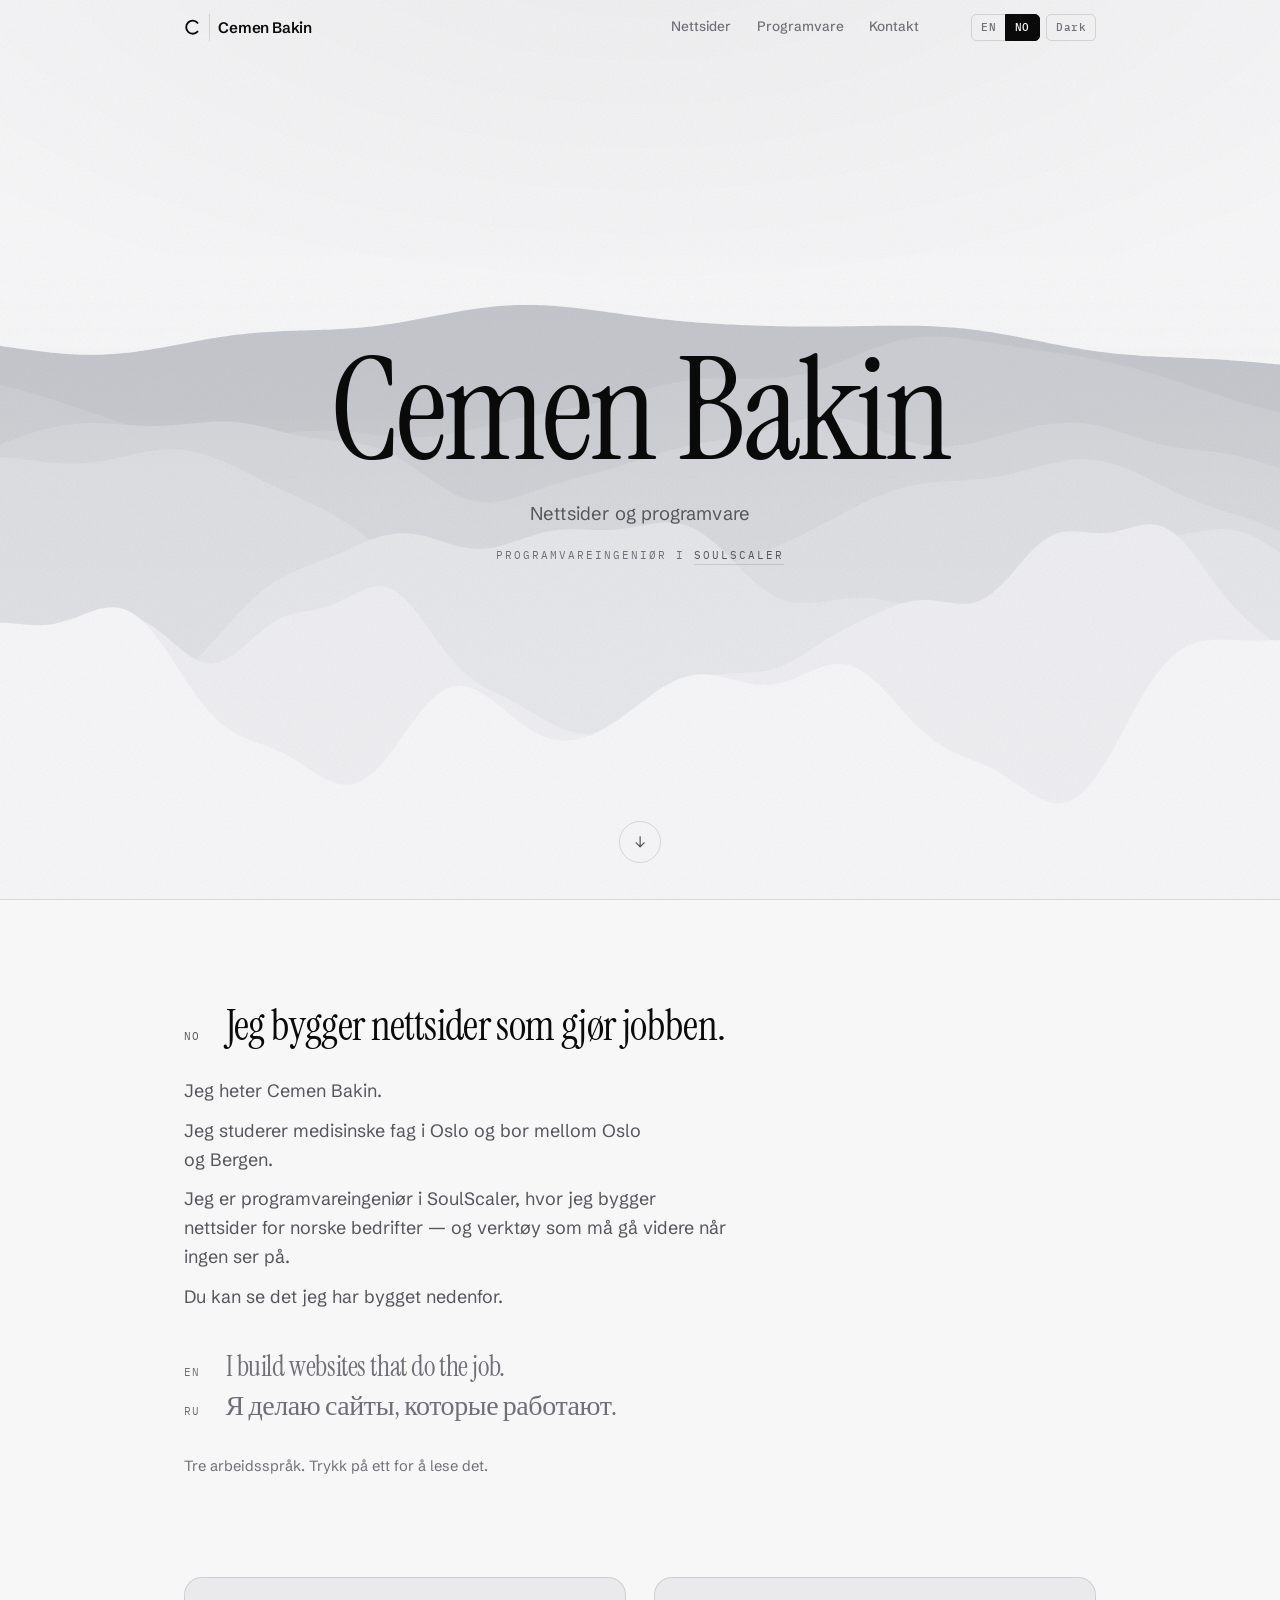
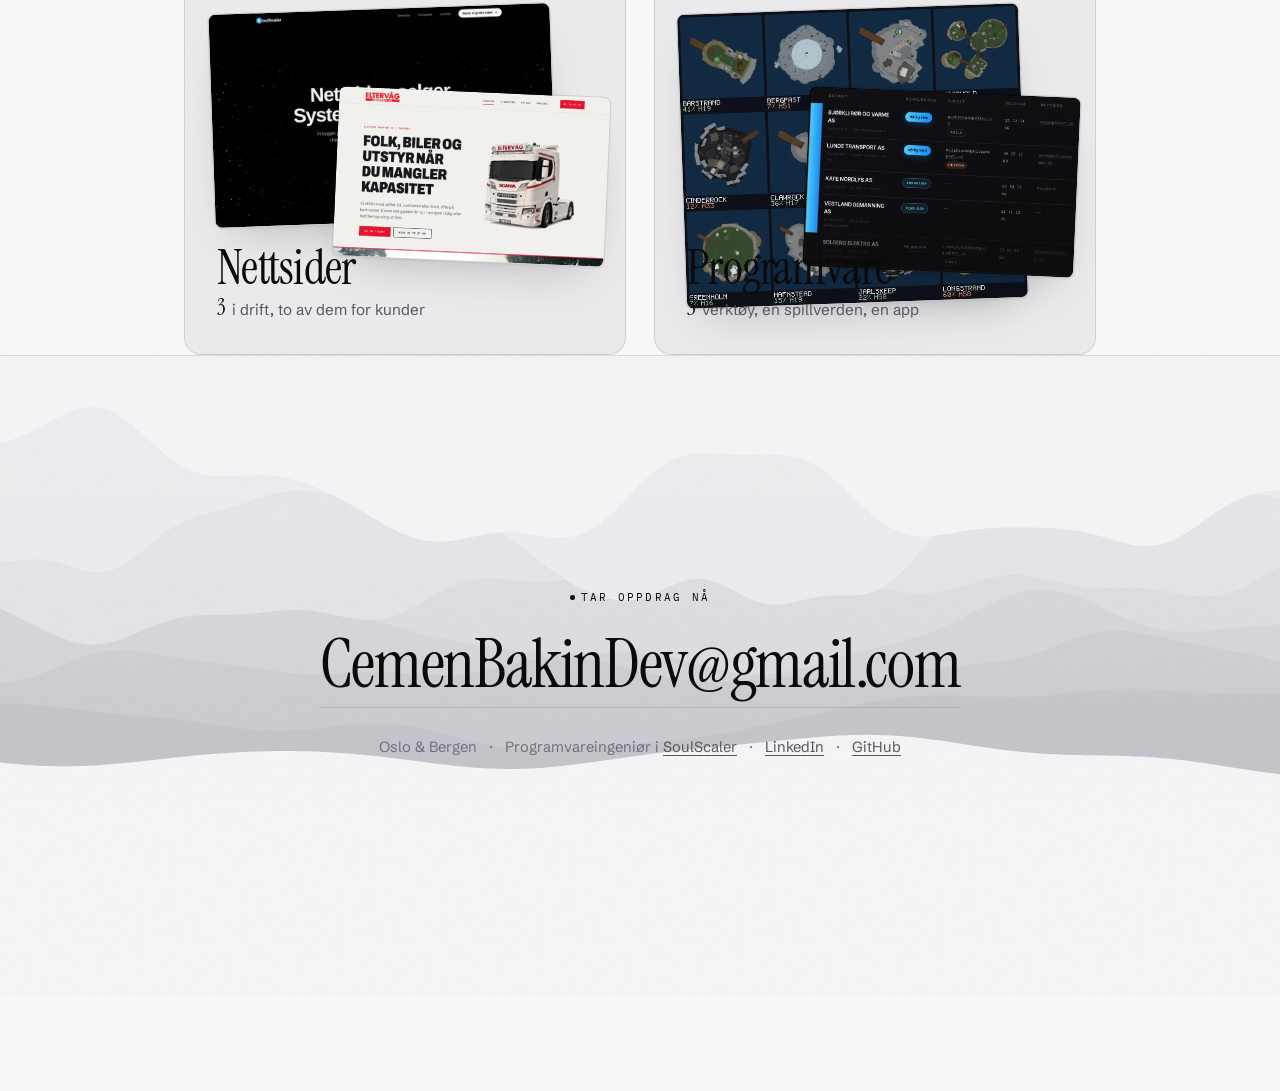
<file: index.html>
<!doctype html>
<html lang="nb" data-lang="nb">
<head>
<meta charset="utf-8">
<meta name="viewport" content="width=device-width, initial-scale=1">
<title>Cemen Bakin — nettsider og programvare</title>
<meta name="description" content="Cemen Bakin er programvareingeniør i SoulScaler og bygger nettsider og programvare for norske bedrifter. Oslo og Bergen; norsk, engelsk og russisk.">
<meta name="color-scheme" content="light dark">
<link rel="canonical" href="https://cemenbakin.no/">
<link rel="icon" href="assets/favicon.svg" type="image/svg+xml">
<meta property="og:title" content="Cemen Bakin — nettsider og programvare">
<meta property="og:description" content="Nettsider og programvare som gjør jobben, og beviser at de gjorde den. Utvalgt arbeid, 2026.">
<meta property="og:type" content="website">
<meta property="og:url" content="https://cemenbakin.no/">
<meta property="og:locale" content="nb_NO">
<meta property="og:site_name" content="Cemen Bakin">
<meta property="og:image" content="https://cemenbakin.no/assets/share.jpg">
<meta property="og:image:width" content="1200">
<meta property="og:image:height" content="630">
<meta property="og:image:alt" content="Cemen Bakin — nettsider og programvare. Programvareingeniør i SoulScaler.">
<meta name="twitter:card" content="summary_large_image">
<link rel="preconnect" href="https://fonts.googleapis.com">
<link rel="preconnect" href="https://fonts.gstatic.com" crossorigin>
<link rel="stylesheet" href="https://fonts.googleapis.com/css2?family=Instrument+Serif:ital@0;1&family=Schibsted+Grotesk:wght@400;500;600;700&family=IBM+Plex+Mono:wght@400;500&display=swap">
<link rel="stylesheet" href="styles.css?v=10">
<style>@view-transition { navigation: auto; }</style>
</head>
<body>

<a class="skip" href="#content" lang="en">Skip to the content</a>
<a class="skip" href="#content" lang="nb">Hopp til innholdet</a>

<!-- One piece of chrome, not three. The bar carries identity, position and the
     two switches; it is also the only thing on the page that changes state as
     you scroll, so the motion is information rather than atmosphere. -->
<header class="topbar" id="topbar">
  <div class="bar">
    <a class="wordmark" href="index.html">
      <svg class="mark" viewBox="0 0 32 32" aria-hidden="true" focusable="false">
        <path d="M24.9 7.9a12 12 0 1 0 0 16.2" fill="none" stroke="currentColor"
              stroke-width="3.4" stroke-linecap="round"/>
      </svg>
      <span>Cemen&nbsp;Bakin</span>
    </a>

    <nav class="secnav" aria-label="Seksjoner" data-l10n="sections">
      <a href="nettsider.html"><span lang="en">Websites</span><span lang="nb">Nettsider</span></a>
      <a href="programvare.html"><span lang="en">Software</span><span lang="nb">Programvare</span></a>
      <a href="#contact"><span lang="en">Contact</span><span lang="nb">Kontakt</span></a>
    </nav>

    <div class="controls">
      <div class="seg" role="group" aria-label="Språk" data-l10n="language">
        <button type="button" data-setlang="en" aria-pressed="false">EN</button>
        <button type="button" data-setlang="nb" aria-pressed="true">NO</button>
      </div>
      <button type="button" class="ghost" id="theme" aria-label="Bytt fargetema" data-l10n="theme">
        <span class="to-dark">Dark</span><span class="to-light">Light</span>
      </button>
    </div>
  </div>
</header>

<!-- The opening is a field, not a card: near-black, the name, and the two
     lines that say what he does and who for. The place-and-year line that used
     to sit above the name is gone — it dated the page, and the closing field
     already carries "Oslo & Bergen". Nothing here is a control except the cue. -->
<section class="hero" id="top">
  <!-- Seven ridges, because Bergen is the city between the seven mountains.
       Drawn in canvas rather than photographed: nothing here is stock. -->
  <canvas class="ridge" aria-hidden="true"></canvas>
  <div class="hero-in">
    <h1>Cemen&nbsp;Bakin</h1>
    <p class="role" lang="en">Websites &amp; software</p>
    <p class="role" lang="nb">Nettsider og programvare</p>
    <p class="affil" lang="en">Software engineer at <a href="https://soulscaler.no" rel="noopener">SoulScaler</a></p>
    <p class="affil" lang="nb">Programvareingeniør i <a href="https://soulscaler.no" rel="noopener">SoulScaler</a></p>
  </div>

  <div class="hero-foot">
    <a class="cue" href="#content" aria-label="Gå til arbeidet" data-l10n="cue"><span aria-hidden="true">&#8595;</span></a>
  </div>
</section>

<div class="sheet">

<main id="content">
<!-- The three languages are demonstrated rather than asserted. A row of
     flags would claim countries, not languages, and a self-reported "fluent"
     is the kind of unverifiable adjective the rest of this site argues
     against. The same sentence, three times, is the evidence itself. -->
<!-- The three languages, and behind each one the same person introducing
     himself in it. This is where the about text went: not deleted, moved
     behind a click and into the language the reader picked. -->
<section id="tongues" aria-label="Språk" data-l10n="tongues">
  <button class="tongue" type="button" lang="nb" aria-expanded="false" aria-controls="bio-nb">
    <span class="tongue-tag" aria-hidden="true">NO</span>Jeg bygger nettsider som gjør jobben.
  </button>
  <div class="bio" id="bio-nb" lang="nb" role="region">
    <p><span>Jeg heter Cemen Bakin.</span></p>
    <p><span>Jeg studerer medisinske fag i Oslo og bor mellom Oslo og Bergen.</span></p>
    <p><span>Jeg er programvareingeniør i SoulScaler, hvor jeg bygger nettsider for norske bedrifter — og verktøy som må gå videre når ingen ser på.</span></p>
    <p><span>Du kan se det jeg har bygget nedenfor.</span></p>
  </div>

  <button class="tongue" type="button" lang="en" aria-expanded="false" aria-controls="bio-en">
    <span class="tongue-tag" aria-hidden="true">EN</span>I build websites that do the job.
  </button>
  <div class="bio" id="bio-en" lang="en" role="region">
    <p><span>My name is Cemen Bakin.</span></p>
    <p><span>I study medical sciences in Oslo and live between Oslo and Bergen.</span></p>
    <p><span>I am a software engineer at SoulScaler, where I build websites for Norwegian businesses — and tools that have to keep running when nobody is watching.</span></p>
    <p><span>You can see what I have built below.</span></p>
  </div>

  <button class="tongue" type="button" lang="ru" aria-expanded="false" aria-controls="bio-ru">
    <span class="tongue-tag" aria-hidden="true">RU</span>Я делаю сайты, которые работают.
  </button>
  <div class="bio" id="bio-ru" lang="ru" role="region">
    <p><span>Меня зовут Cemen Bakin.</span></p>
    <p><span>Я изучаю медицинские науки в Осло и живу между Осло и Бергеном.</span></p>
    <p><span>Я инженер-программист в SoulScaler: делаю сайты для норвежских компаний — и инструменты, которые продолжают работать, когда никто не смотрит.</span></p>
    <p><span>Ниже можно посмотреть, что я сделал.</span></p>
  </div>

  <p class="tongue-note">
    <span lang="en">Three working languages. Tap one to read it.</span>
    <span lang="nb">Tre arbeidsspråk. Trykk på ett for å lese det.</span>
  </p>
</section>

<!-- Two doors rather than two paragraphs, and they come after the
     introduction rather than before it: a visitor who has just read who this
     is should find the work under that sentence, not have to scroll back up
     for the person once they have seen the projects. The last line of each
     introduction points down here. -->
<nav class="doors" aria-label="Arbeid" data-l10n="work">
  <a class="door" href="nettsider.html">
    <span class="door-shot">
      <img src="assets/soulscaler.webp" width="1600" height="1000" loading="lazy" decoding="async" alt="">
      <img src="assets/eltervaag.webp" width="1600" height="1000" loading="lazy" decoding="async" alt="">
    </span>
    <span class="door-name" lang="en">Websites</span>
    <span class="door-name" lang="nb">Nettsider</span>
    <span class="door-n"><b>3</b> <span lang="en">live, two of them for clients</span><span lang="nb">i drift, to av dem for kunder</span></span>
  </a>
  <a class="door" href="programvare.html">
    <span class="door-shot">
      <img src="assets/timeheist.webp" width="968" height="835" loading="lazy" decoding="async" alt="">
      <img src="assets/leadbot.webp" width="1650" height="1095" loading="lazy" decoding="async" alt="">
    </span>
    <span class="door-name" lang="en">Software</span>
    <span class="door-name" lang="nb">Programvare</span>
    <span class="door-n"><b>5</b> <span lang="en">tools, a game world, an app</span><span lang="nb">verktøy, en spillverden, en app</span></span>
  </a>
</nav>

</main>

<!-- The page closes the way it opened: the same ridges, turned over, with
     the one thing a visitor actually needs on top of them. Everything that
     used to sit here — an about grid, a method essay, a list of contact rows —
     said more and sold less. -->
<section class="field" id="contact">
  <canvas class="ridge" aria-hidden="true"></canvas>
  <div class="field-in">
    <p class="field-status live"><span lang="en">Taking work now</span><span lang="nb">Tar oppdrag nå</span></p>
    <a class="mailto" href="mailto:CemenBakinDev@gmail.com">CemenBakinDev@gmail.com</a>
    <p class="field-meta">
      <span>Oslo &amp; Bergen</span>
      <span aria-hidden="true">·</span>
      <span lang="en">Software engineer at <a href="https://soulscaler.no" rel="noopener">SoulScaler</a></span>
      <span lang="nb">Programvareingeniør i <a href="https://soulscaler.no" rel="noopener">SoulScaler</a></span>
      <span aria-hidden="true">·</span>
      <a href="https://www.linkedin.com/in/cemen-bakin/" rel="me noopener">LinkedIn</a>
      <span aria-hidden="true">·</span>
      <a href="https://github.com/CemenBakinDev" rel="me noopener">GitHub</a>
    </p>
  </div>
</section>

</div><!-- /.sheet -->

<script src="hero.js?v=10" defer></script>
<script src="main.js?v=10" defer></script>
</body>
</html>
</file>
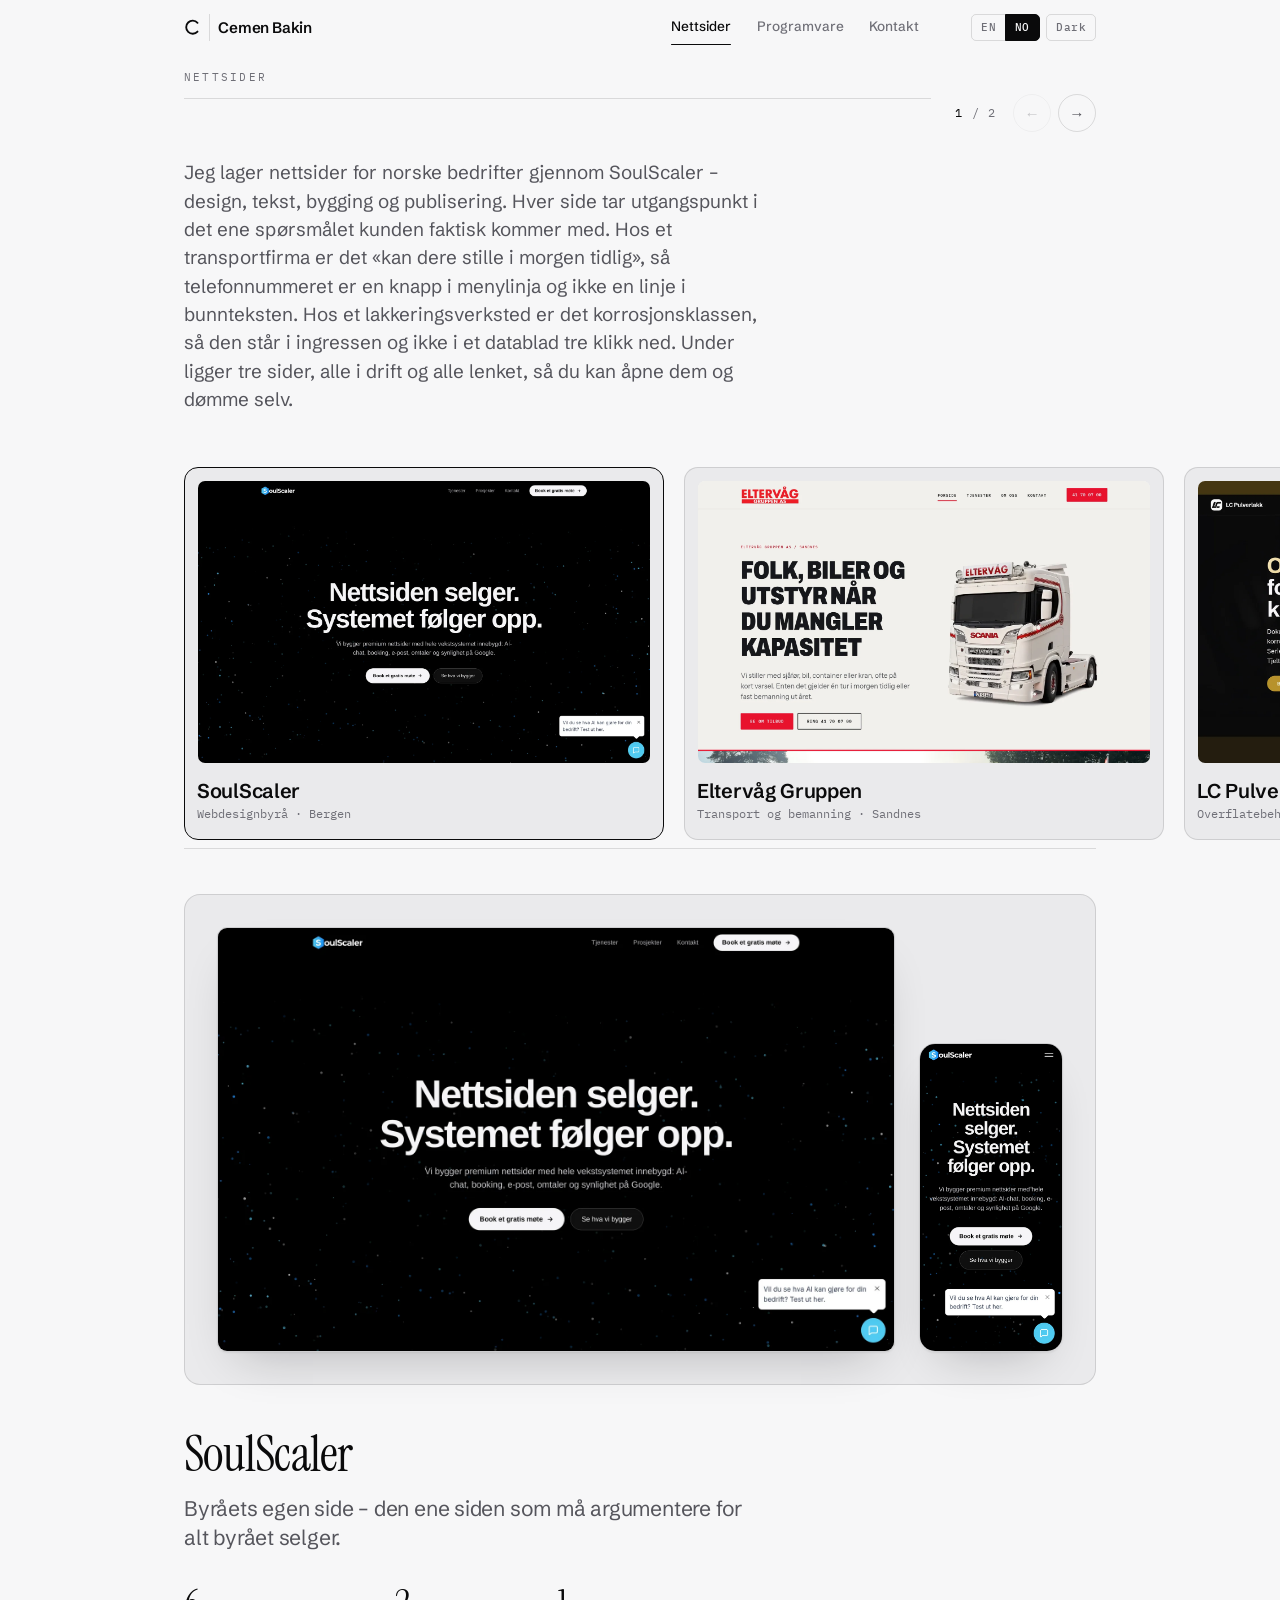
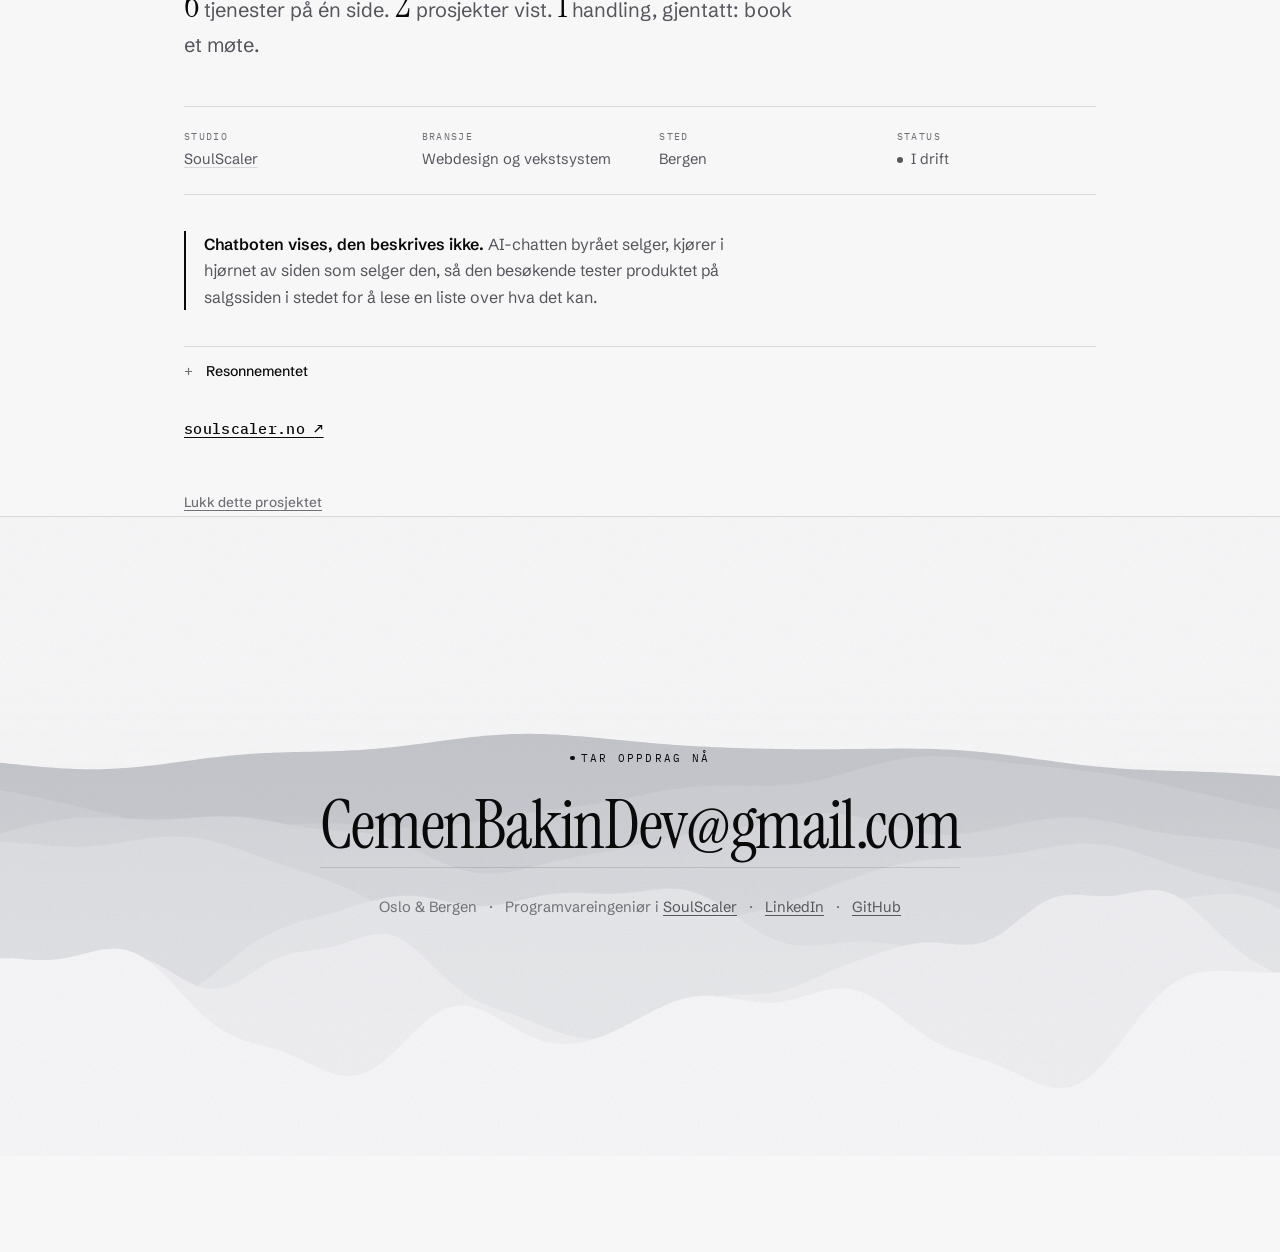
<file: nettsider.html>
<!doctype html>
<html lang="nb" data-lang="nb">
<head>
<meta charset="utf-8">
<meta name="viewport" content="width=device-width, initial-scale=1">
<title>Nettsider — Cemen Bakin</title>
<meta name="description" content="Tre nettsider i drift, bygget gjennom SoulScaler: Eltervåg Gruppen, LC Pulverlakk og byråets egen side.">
<meta name="color-scheme" content="light dark">
<link rel="canonical" href="https://cemenbakin.no/nettsider.html">
<link rel="icon" href="assets/favicon.svg" type="image/svg+xml">
<meta property="og:title" content="Nettsider — Cemen Bakin">
<meta property="og:description" content="Nettsider og programvare som gjør jobben, og beviser at de gjorde den. Utvalgt arbeid, 2026.">
<meta property="og:type" content="website">
<meta property="og:url" content="https://cemenbakin.no/nettsider.html">
<meta property="og:locale" content="nb_NO">
<meta property="og:site_name" content="Cemen Bakin">
<meta property="og:image" content="https://cemenbakin.no/assets/share.jpg">
<meta property="og:image:width" content="1200">
<meta property="og:image:height" content="630">
<meta property="og:image:alt" content="Cemen Bakin — nettsider og programvare. Programvareingeniør i SoulScaler.">
<meta name="twitter:card" content="summary_large_image">
<link rel="preconnect" href="https://fonts.googleapis.com">
<link rel="preconnect" href="https://fonts.gstatic.com" crossorigin>
<link rel="stylesheet" href="https://fonts.googleapis.com/css2?family=Instrument+Serif:ital@0;1&family=Schibsted+Grotesk:wght@400;500;600;700&family=IBM+Plex+Mono:wght@400;500&display=swap">
<link rel="stylesheet" href="styles.css?v=10">
<style>@view-transition { navigation: auto; }</style>
</head>
<body>

<a class="skip" href="#content" lang="en">Skip to the content</a>
<a class="skip" href="#content" lang="nb">Hopp til innholdet</a>

<!-- One piece of chrome, not three. The bar carries identity, position and the
     two switches; it is also the only thing on the page that changes state as
     you scroll, so the motion is information rather than atmosphere. -->
<header class="topbar" id="topbar">
  <div class="bar">
    <a class="wordmark" href="index.html">
      <svg class="mark" viewBox="0 0 32 32" aria-hidden="true" focusable="false">
        <path d="M24.9 7.9a12 12 0 1 0 0 16.2" fill="none" stroke="currentColor"
              stroke-width="3.4" stroke-linecap="round"/>
      </svg>
      <span>Cemen&nbsp;Bakin</span>
    </a>

    <nav class="secnav" aria-label="Seksjoner" data-l10n="sections">
      <a href="nettsider.html" aria-current="page"><span lang="en">Websites</span><span lang="nb">Nettsider</span></a>
      <a href="programvare.html"><span lang="en">Software</span><span lang="nb">Programvare</span></a>
      <a href="#contact"><span lang="en">Contact</span><span lang="nb">Kontakt</span></a>
    </nav>

    <div class="controls">
      <div class="seg" role="group" aria-label="Språk" data-l10n="language">
        <button type="button" data-setlang="en" aria-pressed="false">EN</button>
        <button type="button" data-setlang="nb" aria-pressed="true">NO</button>
      </div>
      <button type="button" class="ghost" id="theme" aria-label="Bytt fargetema" data-l10n="theme">
        <span class="to-dark">Dark</span><span class="to-light">Light</span>
      </button>
    </div>
  </div>
</header>

<div class="sheet">

<main id="content">
<section id="sites">
  <div class="track-head">
    <div>
      <h2 class="sec"><span lang="en">Websites</span><span lang="nb">Nettsider</span></h2>
    </div>

  <p class="sec-lede" lang="en">I build websites for Norwegian businesses through SoulScaler — design, copy,
  build and launch. Every page starts from the one question a customer actually arrives with. At a haulage firm
  that question is &ldquo;can you be there tomorrow morning&rdquo;, so the phone number is a button in the menu bar
  rather than a line in the footer. At a coating shop it is the corrosion class, so it sits in the opening
  paragraph rather than in a datasheet three clicks down. Three sites are below, all in production and all
  linked, so you can open them and judge for yourself.</p>
  <p class="sec-lede" lang="nb">Jeg lager nettsider for norske bedrifter gjennom SoulScaler &ndash; design, tekst,
  bygging og publisering. Hver side tar utgangspunkt i det ene sp&oslash;rsm&aring;let kunden faktisk kommer med.
  Hos et transportfirma er det &laquo;kan dere stille i morgen tidlig&raquo;, s&aring; telefonnummeret er en knapp
  i menylinja og ikke en linje i bunnteksten. Hos et lakkeringsverksted er det korrosjonsklassen, s&aring; den
  st&aring;r i ingressen og ikke i et datablad tre klikk ned. Under ligger tre sider, alle i drift og alle lenket,
  s&aring; du kan &aring;pne dem og d&oslash;mme selv.</p>

    <div class="track-nav">
      <p class="track-count"><span class="num" data-count>1</span><span class="num"> / </span><span class="num" data-total>1</span></p>
      <div class="track-btns">
        <button type="button" class="tbtn" data-track="prev" aria-label="Forrige" data-l10n="prev"><span aria-hidden="true">&#8592;</span></button>
        <button type="button" class="tbtn" data-track="next" aria-label="Neste" data-l10n="next"><span aria-hidden="true">&#8594;</span></button>
      </div>
    </div>
  </div>

  <div class="track" tabindex="0" role="region" aria-label="Kundenettsider, ruller sidelengs" data-l10n="track-sites">
      <a class="pcard" href="#d-soulscaler" data-detail="d-soulscaler" aria-controls="d-soulscaler" aria-expanded="false">
        <span class="pcard-shot">
          <img src="assets/soulscaler.webp" width="1600" height="1000" loading="lazy" decoding="async" alt="">
        </span>
        <span class="pcard-text">
          <span class="pcard-name">SoulScaler</span>
          <span class="pcard-sub" lang="en">Web design studio · Bergen</span>
          <span class="pcard-sub" lang="nb">Webdesignbyrå · Bergen</span>
        </span>
      </a>

      <a class="pcard" href="#d-eltervaag" data-detail="d-eltervaag" aria-controls="d-eltervaag" aria-expanded="false">
        <span class="pcard-shot">
          <img src="assets/eltervaag.webp" width="1600" height="1000" loading="lazy" decoding="async" alt="">
        </span>
        <span class="pcard-text">
          <span class="pcard-name">Eltervåg Gruppen</span>
          <span class="pcard-sub" lang="en">Transport &amp; staffing · Sandnes</span>
          <span class="pcard-sub" lang="nb">Transport og bemanning · Sandnes</span>
        </span>
      </a>

      <a class="pcard" href="#d-lcpulverlakk" data-detail="d-lcpulverlakk" aria-controls="d-lcpulverlakk" aria-expanded="false">
        <span class="pcard-shot">
          <img src="assets/lcpulverlakk.webp" width="1600" height="1000" loading="lazy" decoding="async" alt="">
        </span>
        <span class="pcard-text">
          <span class="pcard-name">LC Pulverlakk</span>
          <span class="pcard-sub" lang="en">Surface treatment · Tjelta</span>
          <span class="pcard-sub" lang="nb">Overflatebehandling · Tjelta</span>
        </span>
      </a>

  </div>

  <div class="details">
    <div class="detail" id="d-soulscaler" role="region" aria-label="SoulScaler">
      <div class="detail-in">
<div class="wcard-media">
      <div class="stage">
        <img class="desk" src="assets/soulscaler.webp" width="1600" height="1000" loading="lazy" decoding="async"
             alt="SoulScalers forside: overskriften Nettsiden selger. Systemet følger opp. i hvitt over en mørk stjernehimmel, to knapper under, og AI-chatten åpen i hjørnet." data-l10n-alt="ss-desk">
        <img class="mob" src="assets/soulscaler-m.webp" width="560" height="1212" loading="lazy" decoding="async"
             alt="Samme side på mobil, med overskriften stablet over fire linjer og chat-meldingen over knappen sin." data-l10n-alt="ss-mob">
      </div>
    </div>

    <div class="wcard-body">
      <h3>SoulScaler</h3>
      <p class="sub" lang="en">The studio&rsquo;s own site &mdash; and the one page that has to argue for everything the studio sells.</p>
      <p class="sub" lang="nb">Byr&aring;ets egen side &ndash; den ene siden som m&aring; argumentere for alt byr&aring;et selger.</p>


      <p class="count" lang="en"><b>6</b> services on one page. <b>2</b> projects shown. <b>1</b> action, repeated: book a meeting.</p>
      <p class="count" lang="nb"><b>6</b> tjenester p&aring; &eacute;n side. <b>2</b> prosjekter vist. <b>1</b> handling, gjentatt: book et m&oslash;te.</p>

      <dl class="specs">
        <div>
          <dt lang="en">Studio</dt><dt lang="nb">Studio</dt>
          <dd><a href="https://soulscaler.no" rel="noopener">SoulScaler</a></dd>
        </div>
        <div>
          <dt lang="en">Sector</dt><dt lang="nb">Bransje</dt>
          <dd lang="en">Web design &amp; growth systems</dd><dd lang="nb">Webdesign og vekstsystem</dd>
        </div>
        <div>
          <dt lang="en">Based</dt><dt lang="nb">Sted</dt>
          <dd>Bergen</dd>
        </div>
        <div>
          <dt lang="en">Status</dt><dt lang="nb">Status</dt>
          <dd class="live"><span lang="en">Live</span><span lang="nb">I drift</span></dd>
        </div>
      </dl>

      <div class="prose">
        <p class="fact" lang="en"><b>The chatbot is demonstrated, not described.</b> The AI chat the studio sells is running in the corner of the page that sells it, so a visitor tests the product on the sales page rather than reading a list of what it can do.</p>
        <p class="fact" lang="nb"><b>Chatboten vises, den beskrives ikke.</b> AI-chatten byr&aring;et selger, kj&oslash;rer i hj&oslash;rnet av siden som selger den, s&aring; den bes&oslash;kende tester produktet p&aring; salgssiden i stedet for &aring; lese en liste over hva det kan.</p>
      </div>

      <details>
      <summary><span lang="en">The reasoning</span><span lang="nb">Resonnementet</span></summary>
      <div>
        <p lang="en">The page is built as one argument rather than a menu. It opens with what leaks &mdash; the site scares them off, Google does not show you, nobody follows up &mdash; then the six services that close those holes, then two sites in production, then two named customers saying the same thing, and finally one action: fifteen minutes, no obligation. A studio selling websites is judged by its own, so the site has to survive the reading it invites.</p>
        <p lang="nb">Siden er bygget som &eacute;tt argument, ikke som en meny. Den &aring;pner med det som glipper &ndash; siden skremmer dem bort, Google viser deg ikke, ingen f&oslash;lger opp &ndash; deretter de seks tjenestene som tetter hullene, s&aring; to sider i drift, s&aring; to navngitte kunder som sier det samme, og til slutt &eacute;n handling: femten minutter, uforpliktende. Et byr&aring; som selger nettsider blir m&aring;lt p&aring; sin egen, s&aring; siden m&aring; t&aring;le den lesningen den selv inviterer til.</p>
      </div>
      </details>

      <p class="visit"><a href="https://soulscaler.no" rel="noopener">soulscaler.no <span aria-hidden="true">&#8599;</span></a></p>
    </div>
        <p class="detail-close">
          <button type="button" data-close><span lang="en">Close this project</span><span lang="nb">Lukk dette prosjektet</span></button>
        </p>
      </div>
    </div>
    <div class="detail" id="d-eltervaag" role="region" aria-label="Eltervåg Gruppen">
      <div class="detail-in">
<div class="wcard-media">
      <div class="stage">
        <img class="desk" src="assets/eltervaag.webp" width="1600" height="1000" loading="lazy" decoding="async"
             alt="Eltervåg Gruppens forside: overskriften Folk, biler og utstyr når du mangler kapasitet, ved siden av et bilde av en hvit Scania-lastebil." data-l10n-alt="el-desk">
        <img class="mob" src="assets/eltervaag-m.webp" width="560" height="1212" loading="lazy" decoding="async"
             alt="Samme side på mobil, med overskriften stablet og telefonnummeret fortsatt i menylinja." data-l10n-alt="el-mob">
      </div>
    </div>

    <div class="wcard-body">
      <h3>Eltervåg Gruppen</h3>
      <p class="sub" lang="en">Transport and staffing in Sandnes — a site that sells spare capacity, not a company brochure.</p>
      <p class="sub" lang="nb">Transport og bemanning i Sandnes – en side som selger ledig kapasitet, ikke en bedriftsbrosjyre.</p>


      <p class="count" lang="en"><b>2</b> actions on the page. <b>4</b> services offered. <b>1</b> phone number, at every screen width.</p>
      <p class="count" lang="nb"><b>2</b> handlinger på siden. <b>4</b> tjenester. <b>1</b> telefonnummer, på hver eneste skjermbredde.</p>

      <dl class="specs">
        <div>
          <dt lang="en">Studio</dt><dt lang="nb">Studio</dt>
          <dd><a href="https://soulscaler.no" rel="noopener">SoulScaler</a></dd>
        </div>
        <div>
          <dt lang="en">Sector</dt><dt lang="nb">Bransje</dt>
          <dd lang="en">Transport &amp; staffing</dd><dd lang="nb">Transport og bemanning</dd>
        </div>
        <div>
          <dt lang="en">Based</dt><dt lang="nb">Sted</dt>
          <dd>Sandnes</dd>
        </div>
        <div>
          <dt lang="en">Status</dt><dt lang="nb">Status</dt>
          <dd class="live"><span lang="en">Live</span><span lang="nb">I drift</span></dd>
        </div>
      </dl>

      <div class="prose">
        <p class="fact" lang="en"><b>The phone number is the call to action.</b> A haulage job gets booked by phone, not through a contact form — so the number is a button in the menu bar rather than a line in the footer.</p>
        <p class="fact" lang="nb"><b>Nummeret er handlingen.</b> Et transportoppdrag bestilles på telefon, ikke i et kontaktskjema – så nummeret er en knapp i menylinja, ikke en linje i bunnteksten.</p>
      </div>

      <details>
      <summary><span lang="en">The reasoning</span><span lang="nb">Resonnementet</span></summary>
      <div>
        <p lang="en">Eltervåg hires out drivers, vehicles, containers and cranes, often at short notice. The question a customer arrives with is never &ldquo;who are you&rdquo; — it is &ldquo;can you be there tomorrow morning&rdquo;. So the page is built around that one question, and the phone number sits in the menu bar at every screen width.</p>
        <p lang="nb">Eltervåg leier ut sjåfør, bil, container og kran, ofte på kort varsel. Spørsmålet kunden kommer med er aldri «hvem er dere» – det er «kan dere stille i morgen tidlig». Derfor er siden bygget rundt det ene spørsmålet, og telefonnummeret står i menylinja på hver eneste skjermbredde.</p>
      </div>
      </details>

      <p class="visit"><a href="https://eltervaag.no" rel="noopener">eltervaag.no <span aria-hidden="true">&#8599;</span></a></p>
    </div>
        <p class="detail-close">
          <button type="button" data-close><span lang="en">Close this project</span><span lang="nb">Lukk dette prosjektet</span></button>
        </p>
      </div>
    </div>

    <div class="detail" id="d-lcpulverlakk" role="region" aria-label="LC Pulverlakk">
      <div class="detail-in">
<div class="wcard-media">
      <div class="stage">
        <img class="desk" src="assets/lcpulverlakk.webp" width="1600" height="1000" loading="lazy" decoding="async"
             alt="LC Pulverlakks forside: overskriften Overflatebehandling for industri som stiller krav over et mørkt bilde av en lakkeringsboks." data-l10n-alt="lc-desk">
        <img class="mob" src="assets/lcpulverlakk-m.webp" width="560" height="1212" loading="lazy" decoding="async"
             alt="Samme side på mobil, med korrosjonsklassene fortsatt i ingressen." data-l10n-alt="lc-mob">
      </div>
    </div>

    <div class="wcard-body">
      <h3>LC Pulverlakk</h3>
      <p class="sub" lang="en">Powder coating for industry — where the documentation is the product.</p>
      <p class="sub" lang="nb">Pulverlakkering for industri – der dokumentasjonen er selve varen.</p>


      <p class="count" lang="en">Corrosion class <b>C1&ndash;C4</b> today, <b>C5</b> from the 2026 plant — said in the opening paragraph, not three clicks down.</p>
      <p class="count" lang="nb">Korrosjonsklasse <b>C1&ndash;C4</b> i dag, <b>C5</b> fra anlegget i 2026 – sagt i ingressen, ikke tre klikk ned.</p>

      <dl class="specs">
        <div>
          <dt lang="en">Studio</dt><dt lang="nb">Studio</dt>
          <dd><a href="https://soulscaler.no" rel="noopener">SoulScaler</a></dd>
        </div>
        <div>
          <dt lang="en">Sector</dt><dt lang="nb">Bransje</dt>
          <dd lang="en">Surface treatment</dd><dd lang="nb">Overflatebehandling</dd>
        </div>
        <div>
          <dt lang="en">Based</dt><dt lang="nb">Sted</dt>
          <dd>Tjelta, Rogaland</dd>
        </div>
        <div>
          <dt lang="en">Status</dt><dt lang="nb">Status</dt>
          <dd class="live"><span lang="en">Live</span><span lang="nb">I drift</span></dd>
        </div>
      </dl>

      <div class="prose">
        <p class="fact" lang="en"><b>The technical detail is the headline.</b> To a buyer, &ldquo;corrosion class C5&rdquo; is not small print — it is the criterion that decides whether they are allowed to use the supplier at all.</p>
        <p class="fact" lang="nb"><b>Den tekniske detaljen er overskriften.</b> For en innkjøper er «korrosjonsklasse C5» ikke finstoff – det er kriteriet som avgjør om de kan bruke leverandøren i det hele tatt.</p>
      </div>

      <details>
      <summary><span lang="en">The reasoning</span><span lang="nb">Resonnementet</span></summary>
      <div>
        <p lang="en">A workshop at Tjelta, between Stavanger and Sandnes. Its customers are industrial buyers with requirements, and the corrosion class is the first thing they look for. So the page states it outright in the opening paragraph — C1&ndash;C4 today, C5 from the new plant in 2026 — instead of burying it in a datasheet three clicks down.</p>
        <p lang="nb">Et verksted på Tjelta, mellom Stavanger og Sandnes. Kundene er industri som stiller krav, og korrosjonsklassen er det første de leter etter. Derfor sier siden den rett ut allerede i ingressen – C1&ndash;C4 i dag, C5 fra det nye anlegget i 2026 – i stedet for å gjemme den i et datablad tre klikk ned.</p>
      </div>
      </details>

      <p class="visit"><a href="https://lcpulverlakk.no" rel="noopener">lcpulverlakk.no <span aria-hidden="true">&#8599;</span></a></p>
    </div>
        <p class="detail-close">
          <button type="button" data-close><span lang="en">Close this project</span><span lang="nb">Lukk dette prosjektet</span></button>
        </p>
      </div>
    </div>

  </div>
</section>

</main>

<!-- The page closes the way it opened: the same ridges, turned over, with
     the one thing a visitor actually needs on top of them. Everything that
     used to sit here — an about grid, a method essay, a list of contact rows —
     said more and sold less. -->
<section class="field" id="contact">
  <canvas class="ridge" aria-hidden="true"></canvas>
  <div class="field-in">
    <p class="field-status live"><span lang="en">Taking work now</span><span lang="nb">Tar oppdrag nå</span></p>
    <a class="mailto" href="mailto:CemenBakinDev@gmail.com">CemenBakinDev@gmail.com</a>
    <p class="field-meta">
      <span>Oslo &amp; Bergen</span>
      <span aria-hidden="true">·</span>
      <span lang="en">Software engineer at <a href="https://soulscaler.no" rel="noopener">SoulScaler</a></span>
      <span lang="nb">Programvareingeniør i <a href="https://soulscaler.no" rel="noopener">SoulScaler</a></span>
      <span aria-hidden="true">·</span>
      <a href="https://www.linkedin.com/in/cemen-bakin/" rel="me noopener">LinkedIn</a>
      <span aria-hidden="true">·</span>
      <a href="https://github.com/CemenBakinDev" rel="me noopener">GitHub</a>
    </p>
  </div>
</section>

</div><!-- /.sheet -->

<script src="hero.js?v=10" defer></script>
<script src="main.js?v=10" defer></script>
</body>
</html>
</file>
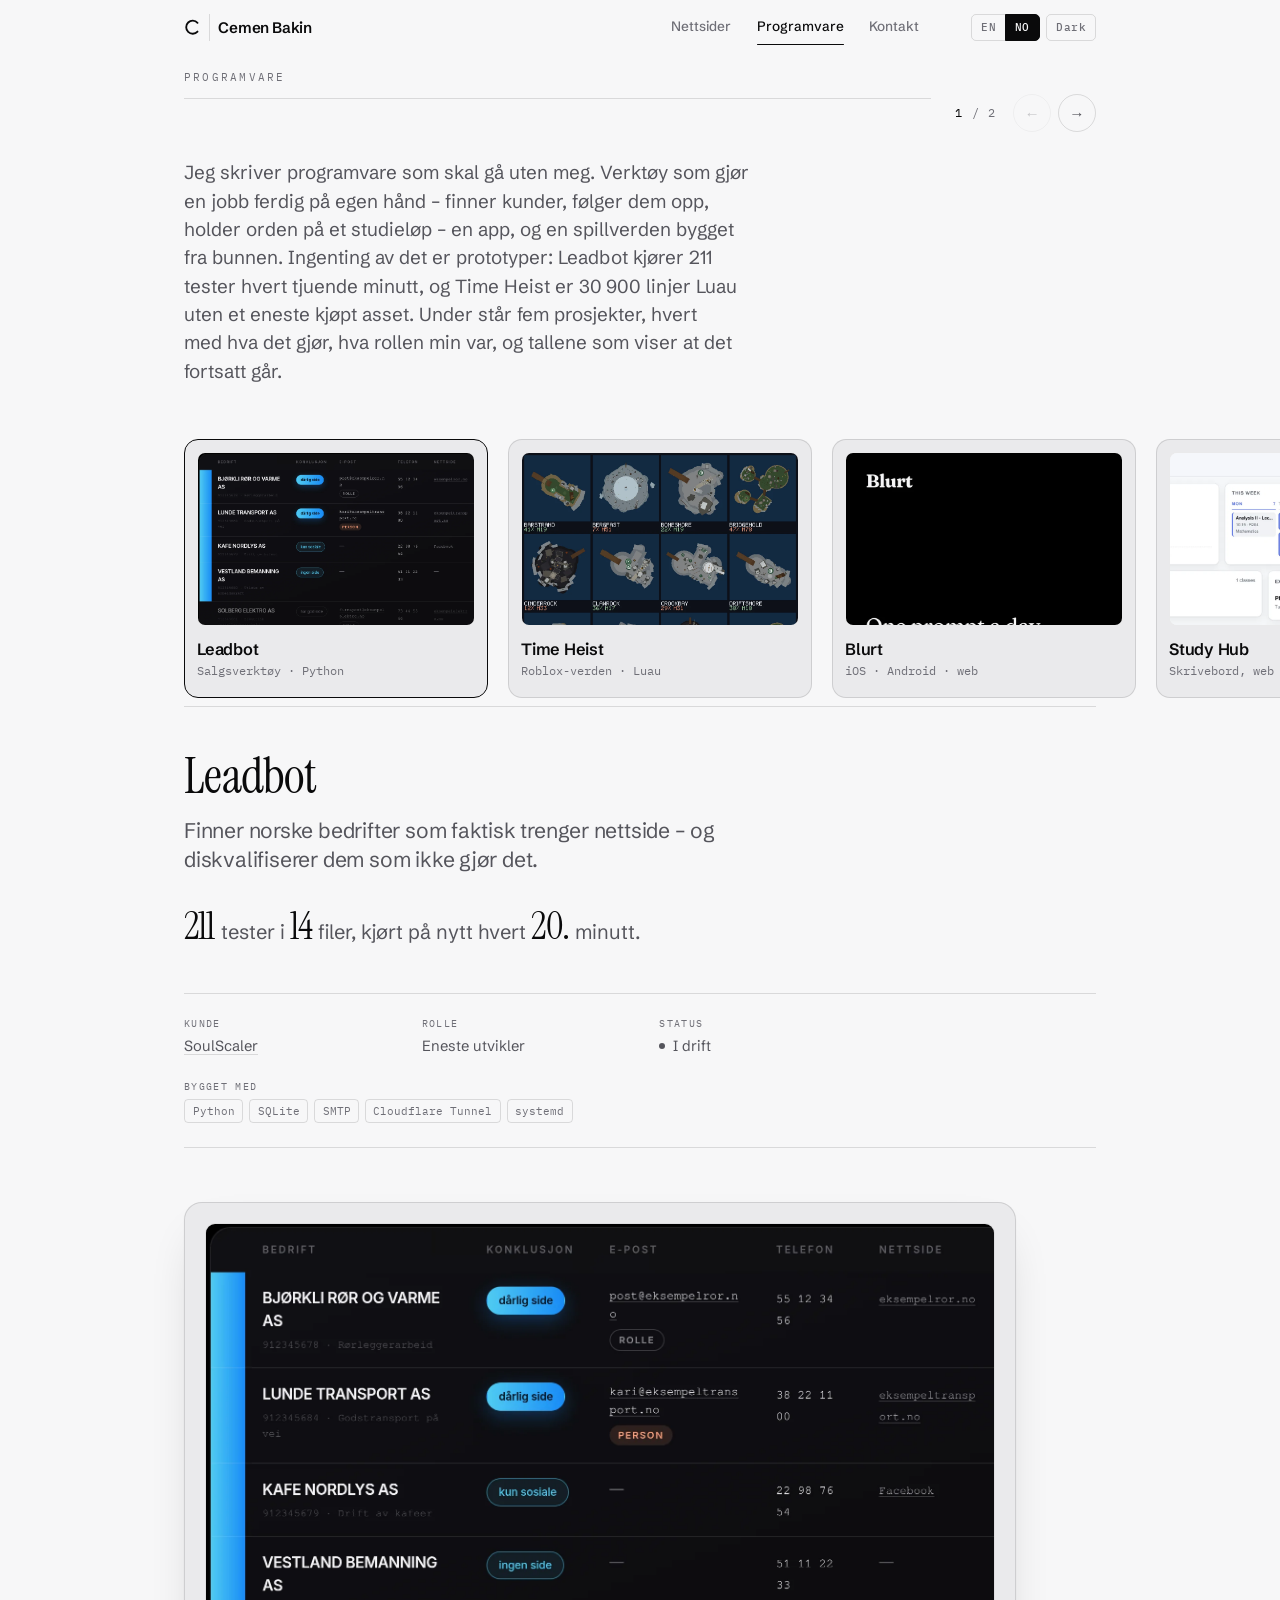
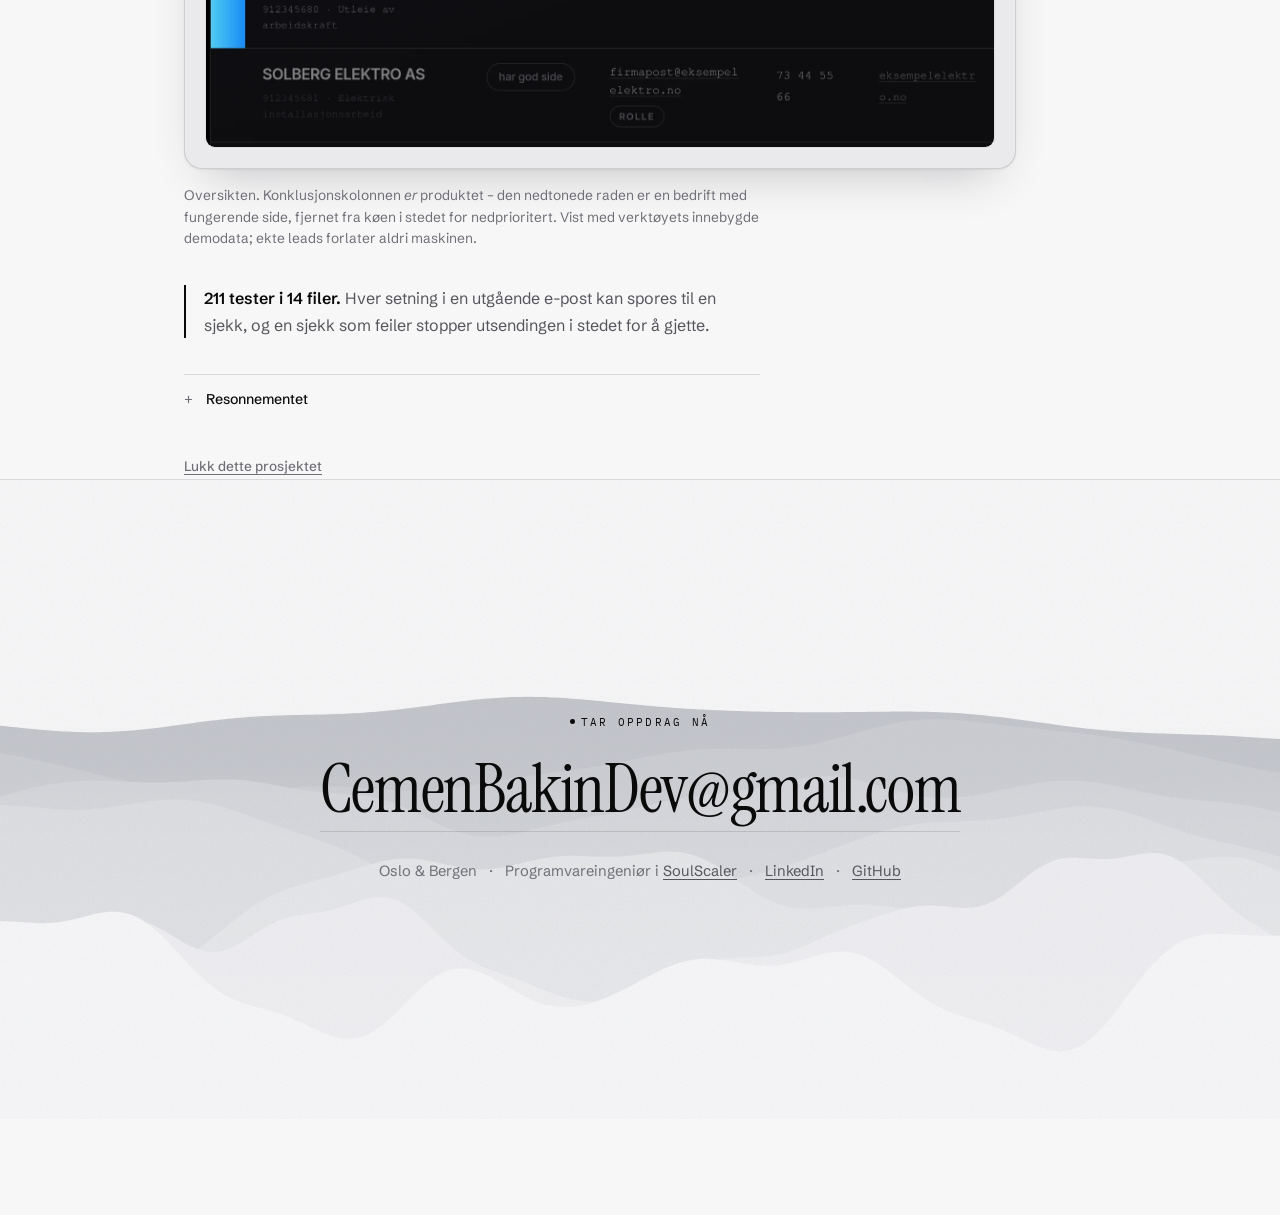
<file: programvare.html>
<!doctype html>
<html lang="nb" data-lang="nb">
<head>
<meta charset="utf-8">
<meta name="viewport" content="width=device-width, initial-scale=1">
<title>Programvare — Cemen Bakin</title>
<meta name="description" content="Salgsverktøy, en Roblox-verden bygget fra bunnen, en app med daglig spørsmål, en studiedaemon og tre nettleserverktøy.">
<meta name="color-scheme" content="light dark">
<link rel="canonical" href="https://cemenbakin.no/programvare.html">
<link rel="icon" href="assets/favicon.svg" type="image/svg+xml">
<meta property="og:title" content="Programvare — Cemen Bakin">
<meta property="og:description" content="Nettsider og programvare som gjør jobben, og beviser at de gjorde den. Utvalgt arbeid, 2026.">
<meta property="og:type" content="website">
<meta property="og:url" content="https://cemenbakin.no/programvare.html">
<meta property="og:locale" content="nb_NO">
<meta property="og:site_name" content="Cemen Bakin">
<meta property="og:image" content="https://cemenbakin.no/assets/share.jpg">
<meta property="og:image:width" content="1200">
<meta property="og:image:height" content="630">
<meta property="og:image:alt" content="Cemen Bakin — nettsider og programvare. Programvareingeniør i SoulScaler.">
<meta name="twitter:card" content="summary_large_image">
<link rel="preconnect" href="https://fonts.googleapis.com">
<link rel="preconnect" href="https://fonts.gstatic.com" crossorigin>
<link rel="stylesheet" href="https://fonts.googleapis.com/css2?family=Instrument+Serif:ital@0;1&family=Schibsted+Grotesk:wght@400;500;600;700&family=IBM+Plex+Mono:wght@400;500&display=swap">
<link rel="stylesheet" href="styles.css?v=10">
<style>@view-transition { navigation: auto; }</style>
</head>
<body>

<a class="skip" href="#content" lang="en">Skip to the content</a>
<a class="skip" href="#content" lang="nb">Hopp til innholdet</a>

<!-- One piece of chrome, not three. The bar carries identity, position and the
     two switches; it is also the only thing on the page that changes state as
     you scroll, so the motion is information rather than atmosphere. -->
<header class="topbar" id="topbar">
  <div class="bar">
    <a class="wordmark" href="index.html">
      <svg class="mark" viewBox="0 0 32 32" aria-hidden="true" focusable="false">
        <path d="M24.9 7.9a12 12 0 1 0 0 16.2" fill="none" stroke="currentColor"
              stroke-width="3.4" stroke-linecap="round"/>
      </svg>
      <span>Cemen&nbsp;Bakin</span>
    </a>

    <nav class="secnav" aria-label="Seksjoner" data-l10n="sections">
      <a href="nettsider.html"><span lang="en">Websites</span><span lang="nb">Nettsider</span></a>
      <a href="programvare.html" aria-current="page"><span lang="en">Software</span><span lang="nb">Programvare</span></a>
      <a href="#contact"><span lang="en">Contact</span><span lang="nb">Kontakt</span></a>
    </nav>

    <div class="controls">
      <div class="seg" role="group" aria-label="Språk" data-l10n="language">
        <button type="button" data-setlang="en" aria-pressed="false">EN</button>
        <button type="button" data-setlang="nb" aria-pressed="true">NO</button>
      </div>
      <button type="button" class="ghost" id="theme" aria-label="Bytt fargetema" data-l10n="theme">
        <span class="to-dark">Dark</span><span class="to-light">Light</span>
      </button>
    </div>
  </div>
</header>

<div class="sheet">

<main id="content">
<section id="work">
  <div class="track-head">
    <div>
      <h2 class="sec"><span lang="en">Software</span><span lang="nb">Programvare</span></h2>
    </div>

  <p class="sec-lede" lang="en">I write software that has to run without me. Tools that finish a job on their
  own &mdash; find customers, follow them up, keep a degree on track &mdash; an app, and a game world built from
  nothing. None of it is a prototype: Leadbot re-runs 211 tests every twenty minutes, and Time Heist is 30&thinsp;900
  lines of Luau with not one bought asset. Five projects are below, each with what it does, what my role was, and
  the numbers that show it still runs.</p>
  <p class="sec-lede" lang="nb">Jeg skriver programvare som skal g&aring; uten meg. Verkt&oslash;y som gj&oslash;r en
  jobb ferdig p&aring; egen h&aring;nd &ndash; finner kunder, f&oslash;lger dem opp, holder orden p&aring; et
  studiel&oslash;p &ndash; en app, og en spillverden bygget fra bunnen. Ingenting av det er prototyper: Leadbot
  kj&oslash;rer 211 tester hvert tjuende minutt, og Time Heist er 30&thinsp;900 linjer Luau uten et eneste
  kj&oslash;pt asset. Under st&aring;r fem prosjekter, hvert med hva det gj&oslash;r, hva rollen min var, og
  tallene som viser at det fortsatt g&aring;r.</p>

    <div class="track-nav">
      <p class="track-count"><span class="num" data-count>1</span><span class="num"> / </span><span class="num" data-total>1</span></p>
      <div class="track-btns">
        <button type="button" class="tbtn" data-track="prev" aria-label="Forrige" data-l10n="prev"><span aria-hidden="true">&#8592;</span></button>
        <button type="button" class="tbtn" data-track="next" aria-label="Neste" data-l10n="next"><span aria-hidden="true">&#8594;</span></button>
      </div>
    </div>
  </div>

  <div class="track" tabindex="0" role="region" aria-label="Programvareprosjekter, ruller sidelengs" data-l10n="track-software">
      <a class="pcard" href="#d-leadbot" data-detail="d-leadbot" aria-controls="d-leadbot" aria-expanded="false">
        <span class="pcard-shot">
          <img src="assets/leadbot.webp" width="1650" height="1095" loading="lazy" decoding="async" alt="">
        </span>
        <span class="pcard-text">
          <span class="pcard-name">Leadbot</span>
          <span class="pcard-sub" lang="en">Sales tooling · Python</span>
          <span class="pcard-sub" lang="nb">Salgsverktøy · Python</span>
        </span>
      </a>

      <a class="pcard" href="#d-timeheist" data-detail="d-timeheist" aria-controls="d-timeheist" aria-expanded="false">
        <span class="pcard-shot">
          <img src="assets/timeheist.webp" width="968" height="835" loading="lazy" decoding="async" alt="">
        </span>
        <span class="pcard-text">
          <span class="pcard-name">Time Heist</span>
          <span class="pcard-sub" lang="en">Roblox world · Luau</span>
          <span class="pcard-sub" lang="nb">Roblox-verden · Luau</span>
        </span>
      </a>

      <a class="pcard" href="#d-blurt" data-detail="d-blurt" aria-controls="d-blurt" aria-expanded="false">
        <span class="pcard-shot">
          <img src="assets/blurt.webp" width="780" height="1688" loading="lazy" decoding="async" alt="">
        </span>
        <span class="pcard-text">
          <span class="pcard-name">Blurt</span>
          <span class="pcard-sub" lang="en">iOS · Android · Web</span>
          <span class="pcard-sub" lang="nb">iOS · Android · web</span>
        </span>
      </a>

      <a class="pcard" href="#d-studyhub" data-detail="d-studyhub" aria-controls="d-studyhub" aria-expanded="false">
        <span class="pcard-shot">
          <img src="assets/studyhub.webp" width="1600" height="522" loading="lazy" decoding="async" alt="">
        </span>
        <span class="pcard-text">
          <span class="pcard-name">Study Hub</span>
          <span class="pcard-sub" lang="en">Desktop, web &amp; status bar</span>
          <span class="pcard-sub" lang="nb">Skrivebord, web og statuslinje</span>
        </span>
      </a>

      <a class="pcard" href="#d-papercut" data-detail="d-papercut" aria-controls="d-papercut" aria-expanded="false">
        <span class="pcard-shot">
          <img src="assets/papercut.webp" width="1600" height="1056" loading="lazy" decoding="async" alt="">
        </span>
        <span class="pcard-text">
          <span class="pcard-name">Papercut Labs</span>
          <span class="pcard-sub" lang="en">Three browser tools</span>
          <span class="pcard-sub" lang="nb">Tre nettleserverktøy</span>
        </span>
      </a>
  </div>

  <div class="details">
    <div class="detail" id="d-leadbot" role="region" aria-label="Leadbot">
      <div class="detail-in">
<div class="case-head">
      <h3>Leadbot</h3>
      <p class="sub" lang="en">Finds Norwegian businesses that genuinely need a website — and disqualifies the ones that don&rsquo;t.</p>
      <p class="sub" lang="nb">Finner norske bedrifter som faktisk trenger nettside – og diskvalifiserer dem som ikke gjør det.</p>
    </div>

    <p class="count" lang="en"><b>211</b> tests across <b>14</b> files, re-run every <b>20</b> minutes.</p>
    <p class="count" lang="nb"><b>211</b> tester i <b>14</b> filer, kjørt på nytt hvert <b>20.</b> minutt.</p>

    <dl class="specs">
      <div>
        <dt lang="en">Client</dt><dt lang="nb">Kunde</dt>
        <dd><a href="https://soulscaler.no" rel="noopener">SoulScaler</a></dd>
      </div>
      <div>
        <dt lang="en">Role</dt><dt lang="nb">Rolle</dt>
        <dd lang="en">Sole developer</dd><dd lang="nb">Eneste utvikler</dd>
      </div>
      <div>
        <dt lang="en">Status</dt><dt lang="nb">Status</dt>
        <dd class="live"><span lang="en">In production</span><span lang="nb">I drift</span></dd>
      </div>
      <div class="wide">
        <dt lang="en">Built with</dt><dt lang="nb">Bygget med</dt>
        <dd><ul class="chips">
          <li>Python</li><li>SQLite</li><li>SMTP</li><li>Cloudflare Tunnel</li><li>systemd</li>
        </ul></dd>
      </div>
    </dl>


    <figure>
      <div class="frame">
        <img src="assets/leadbot.webp" width="1650" height="1095" loading="lazy" decoding="async"
             alt="Leadbots vurderingstabell: fem bedrifter, hver med en merkelapp som sier dårlig side, kun sosiale medier, ingen side, eller har en god side." data-l10n-alt="leadbot">
      </div>
      <figcaption lang="en">The review table. The verdict column is the product — the
        greyed row is a business with a working site, removed from the queue rather
        than deprioritised. Shown with the tool&rsquo;s built-in demo data; real leads
        never leave the machine.</figcaption>
      <figcaption lang="nb">Oversikten. Konklusjonskolonnen <em>er</em> produktet – den
        nedtonede raden er en bedrift med fungerende side, fjernet fra køen i stedet
        for nedprioritert. Vist med verktøyets innebygde demodata; ekte leads
        forlater aldri maskinen.</figcaption>
    </figure>

    <div class="prose">
      <p class="fact" lang="en"><b>211 tests across 14 files.</b> Every sentence in an
        outgoing email traces back to a check, and a check that fails blocks the send
        instead of guessing.</p>
      <p class="fact" lang="nb"><b>211 tester i 14 filer.</b> Hver setning i en utgående
        e-post kan spores til en sjekk, og en sjekk som feiler stopper utsendingen i
        stedet for å gjette.</p>

      <details>
        <summary><span lang="en">The reasoning</span><span lang="nb">Resonnementet</span></summary>
        <div>
      <p lang="en">The Norwegian company register suggests 92% of Oslo restaurants have
        no website. That number is wrong: the field is self-reported and almost
        always left blank. So the register is a list of leads that will embarrass
        you. Leadbot checks every business against the live web before it can be
        contacted, and a company that turns out to have a working site is
        <em>disqualified</em> — not ranked lower. Sending &ldquo;I noticed you don&rsquo;t have
        a website&rdquo; to a company that has one loses the client in the first sentence.</p>
      <p lang="nb">Enhetsregisteret antyder at 92 % av restaurantene i Oslo ikke har
        nettside. Det tallet er feil: feltet er selvrapportert og står nesten alltid
        tomt. Registeret er altså en liste med leads som vil sette deg i forlegenhet.
        Leadbot slår opp hver bedrift mot levende nett før den kan kontaktes, og en
        bedrift som viser seg å ha en fungerende side blir <em>diskvalifisert</em> –
        ikke nedprioritert. «Jeg ser dere ikke har nettside» til en bedrift som har
        en, taper kunden i første setning.</p>
          <p lang="en">Nothing reaches a real business without a person approving it.
            The pipeline drafts; a human opens the batch and releases it. Anyone who
            asks to be left alone goes on a permanent blocklist keyed by
            organisation number, domain and address at once, so they cannot
            reappear through a different field.</p>
          <p lang="en">It runs itself on a systemd timer every twenty minutes and
            publishes its own status page through a named Cloudflare tunnel, so the
            client can see where the queue stands without a login or a deploy.</p>
          <p lang="nb">Ingenting når en ekte bedrift uten at et menneske har godkjent
            det. Pipelinen skriver utkast; et menneske åpner bunken og slipper den
            gjennom. Den som ber om å slippe, havner på en permanent sperreliste
            nøklet på organisasjonsnummer, domene og adresse samtidig, slik at de
            ikke kan dukke opp igjen via et annet felt.</p>
          <p lang="nb">Den kjører seg selv på en systemd-timer hvert tjuende minutt og
            publiserer sin egen statusside gjennom en navngitt Cloudflare-tunnel, så
            kunden ser hvor køen står uten innlogging og uten en utrulling.</p>
        </div>
      </details>
    </div>
        <p class="detail-close">
          <button type="button" data-close><span lang="en">Close this project</span><span lang="nb">Lukk dette prosjektet</span></button>
        </p>
      </div>
    </div>

    <div class="detail" id="d-timeheist" role="region" aria-label="Time Heist">
      <div class="detail-in">
<div class="case-head">
      <h3>Time Heist</h3>
      <p class="sub" lang="en">A Roblox world built entirely from source — and a way to look at it without opening the editor.</p>
      <p class="sub" lang="nb">En Roblox-verden bygget helt fra kildekode – og en måte å se på den uten å åpne editoren.</p>
    </div>

    <p class="count" lang="en"><b>28</b> islands, <b>30 900</b> lines of Luau, <b>0</b> bought assets.</p>
    <p class="count" lang="nb"><b>28</b> øyer, <b>30 900</b> linjer Luau, <b>0</b> kjøpte assets.</p>

    <dl class="specs">
      <div>
        <dt lang="en">Role</dt><dt lang="nb">Rolle</dt>
        <dd lang="en">Gameplay &amp; tooling</dd><dd lang="nb">Spillogikk og verktøy</dd>
      </div>
      <div>
        <dt lang="en">Team</dt><dt lang="nb">Team</dt>
        <dd lang="en">Two developers</dd><dd lang="nb">To utviklere</dd>
      </div>
      <div>
        <dt lang="en">Shipped</dt><dt lang="nb">Levert</dt>
        <dd><span class="num">18</span> <span lang="en">merged PRs</span><span lang="nb">flettede PR-er</span></dd>
      </div>
      <div class="wide">
        <dt lang="en">Built with</dt><dt lang="nb">Bygget med</dt>
        <dd><ul class="chips">
          <li>Roblox</li><li>Luau</li><li>Rojo</li><li>Lune</li><li>GitHub Actions</li>
        </ul></dd>
      </div>
    </dl>


    <figure class="wide">
      <div class="frame">
        <img src="assets/timeheist.webp" width="968" height="835" loading="lazy" decoding="async"
             alt="Et kontaktark med tolv prosedyregenererte øyer sett ovenfra, hver merket med navn, kystlinjens rundhet i prosent og topphøyde." data-l10n-alt="timeheist">
      </div>
      <figcaption lang="en">Twelve of the 28 islands, drawn by the headless lens. Under
        each: how circular the coast is, and how high the summit stands —
        the two numbers the playtest notes kept asking about.</figcaption>
      <figcaption lang="nb">Tolv av de 28 øyene, tegnet av den hodeløse linsen. Under
        hver: hvor sirkulær kysten er, og hvor høyt toppunktet ligger – de to
        tallene spilltestnotatene stadig spurte om.</figcaption>
    </figure>

    <div class="prose">
      <p class="fact" lang="en"><b>Reviewing a level used to mean opening Roblox Studio.</b>
        I built a renderer that runs the island generator headlessly and draws what it
        made, so a claim about a shape is a picture instead of a guess — and a change
        can be reviewed from a pull request.</p>
      <p class="fact" lang="nb"><b>Å vurdere et brett betydde før å åpne Roblox Studio.</b>
        Jeg bygget en renderer som kjører øygeneratoren hodeløst og tegner det den
        lagde, slik at en påstand om en form blir et bilde i stedet for en gjetning –
        og en endring kan vurderes fra en pull request.</p>

      <details>
        <summary><span lang="en">The reasoning</span><span lang="nb">Resonnementet</span></summary>
        <div>
      <p lang="en">You own a museum, find a time machine, and raid history to fill it.
        There are no marketplace assets in this project: every part, rig and menu is
        generated by Luau in the repository, and 28 islands are produced
        procedurally from seeds. Roughly 30,900 lines across 62 source files.</p>
      <p lang="nb">Du eier et museum, finner en tidsmaskin, og raider historien for å
        fylle det. Prosjektet bruker ingen ferdigkjøpte assets: hver del, rigg og meny
        genereres av Luau i repoet, og 28 øyer lages prosedyralt fra frø. Rundt
        30 900 linjer fordelt på 62 kildefiler.</p>
          <p lang="en">The lens also walks the island to judge whether the summit is
            reachable. That walk is a four-neighbour grid with a fixed jump height,
            and it does not understand diagonal parkour stepping stones — so its
            &ldquo;cut off&rdquo; verdicts are uncalibrated and some are false alarms.
            It agrees with the playtester on the two islands we have checked by hand,
            which is encouraging, not proof.</p>
          <p lang="en">So it prints its verdict and stops there. It is not a gate on
            the build, and it is not allowed to become a claim in a pull request until
            it has been checked against islands known to be fine. A tool that is right
            most of the time is useful; a tool that is right most of the time and
            treated as certain is a bug factory.</p>
          <p lang="nb">Linsen går også over øya for å vurdere om toppen er nåbar. Den
            vandringen er et rutenett med fire naboer og fast hoppehøyde, og den
            forstår ikke diagonale klatresteiner – så «avskåret»-dommene er
            ukalibrerte, og noen er falsk alarm. Den er enig med spilltesteren på de
            to øyene vi har sjekket for hånd, noe som er oppmuntrende, ikke bevis.</p>
          <p lang="nb">Derfor skriver den dommen sin og stopper der. Den er ingen port
            på bygget, og den får ikke bli en påstand i en pull request før den er
            prøvd mot øyer vi vet er i orden. Et verktøy som har rett som oftest er
            nyttig; et verktøy som har rett som oftest og behandles som sikkert er en
            feilfabrikk.</p>
        </div>
      </details>
    </div>
        <p class="detail-close">
          <button type="button" data-close><span lang="en">Close this project</span><span lang="nb">Lukk dette prosjektet</span></button>
        </p>
      </div>
    </div>

    <div class="detail" id="d-blurt" role="region" aria-label="Blurt">
      <div class="detail-in">
<div class="case-head">
      <h3>Blurt</h3>
      <p class="sub" lang="en">One prompt a day. Everyone gets it at the same moment and has two minutes to answer, in writing.</p>
      <p class="sub" lang="nb">Ett spørsmål om dagen. Alle får det samtidig og har to minutter på å svare, med ord.</p>
    </div>

    <p class="count" lang="en"><b>1</b> prompt a day. <b>2</b> minutes to answer. <b>0</b> edits afterwards.</p>
    <p class="count" lang="nb"><b>1</b> spørsmål om dagen. <b>2</b> minutter å svare. <b>0</b> redigeringer etterpå.</p>

    <dl class="specs">
      <div>
        <dt lang="en">Role</dt><dt lang="nb">Rolle</dt>
        <dd lang="en">Design &amp; build</dd><dd lang="nb">Design og bygg</dd>
      </div>
      <div>
        <dt lang="en">Platform</dt><dt lang="nb">Plattform</dt>
        <dd>iOS · Android · Web</dd>
      </div>
      <div>
        <dt lang="en">Licence</dt><dt lang="nb">Lisens</dt>
        <dd>MIT</dd>
      </div>
      <div class="wide">
        <dt lang="en">Built with</dt><dt lang="nb">Bygget med</dt>
        <dd><ul class="chips">
          <li>Expo</li><li>React Native</li><li>TypeScript</li><li>Supabase</li><li>Postgres RLS</li>
        </ul></dd>
      </div>
    </dl>


    <figure class="phone">
      <div class="frame">
        <img src="assets/blurt.webp" width="780" height="1688" loading="lazy" decoding="async"
             alt="Blurts åpningsskjerm på mobil: navnetrekket satt i en antikva, linjen One prompt a day. Two minutes to answer, og gårsdagens toppinnlegg." data-l10n-alt="blurt">
      </div>
      <figcaption lang="en">The opening screen. A serif sets what people wrote;
        the interface around it stays out of the way.</figcaption>
      <figcaption lang="nb">Åpningsskjermen. En antikva setter det folk har skrevet;
        grensesnittet rundt holder seg unna.</figcaption>
    </figure>

    <div class="prose">
      <p class="fact" lang="en"><b>The rules live in the database, not the interface.</b>
        One post per person per prompt is a Postgres unique constraint. Tomorrow&rsquo;s
        question is unreadable today because the row-level policy will not return it.
        Who voted for what never leaves the database. A check in the UI is a
        suggestion; a constraint is a rule.</p>
      <p class="fact" lang="nb"><b>Reglene bor i databasen, ikke i grensesnittet.</b>
        Ett innlegg per person per spørsmål er en unique-constraint i Postgres.
        Morgendagens spørsmål er uleselig i dag fordi radnivåpolicyen ikke returnerer
        det. Hvem som stemte på hva forlater aldri databasen. En sjekk i grensesnittet
        er et forslag; en constraint er en regel.</p>

      <details>
        <summary><span lang="en">The reasoning</span><span lang="nb">Resonnementet</span></summary>
        <div>
      <p lang="en">No photos, no filters, no editing after the fact. Before you post,
        today&rsquo;s feed is rendered in full — real text, real size — and blurred out from
        under you. It is not a paywall and not a row limit: the words are there and
        you cannot read them. Posting develops the page. That single moment is the
        only place in the app that spends motion.</p>
      <p lang="nb">Ingen bilder, ingen filtre, ingen redigering i etterkant. Før du
        poster, tegnes dagens feed i sin helhet – ekte tekst, ekte størrelse – og
        sløres ut under deg. Det er ingen betalingsmur og ingen radgrense: ordene er
        der, og du kan ikke lese dem. Å poste fremkaller siden. Det ene øyeblikket er
        det eneste stedet appen bruker bevegelse.</p>
          <p lang="en">The daily window is a state machine — <code>waiting → open →
            closed</code> — written as pure functions of the prompt and the current
            time. Screens read the phase; only the countdown reads seconds, and it is
            a leaf component, so a running clock never re-renders a feed.</p>
          <p lang="en">The whole app runs end to end with no backend configured, against
            a mock store, including a window that genuinely opens and closes while you
            watch it. That is deliberate: the closed state is where the app spends
            most of its day, so it has to look right before a server exists.</p>
          <p lang="nb">Dagsvinduet er en tilstandsmaskin – <code>venter → åpent →
            lukket</code> – skrevet som rene funksjoner av spørsmålet og klokka.
            Skjermene leser fasen; bare nedtellingen leser sekunder, og den er en
            bladkomponent, så en tikkende klokke tegner aldri feeden på nytt.</p>
          <p lang="nb">Hele appen kjører ende til ende uten backend, mot et mock-lager,
            inkludert et vindu som faktisk åpner og lukker seg mens du ser på. Det er
            med vilje: den lukkede tilstanden er der appen tilbringer mesteparten av
            døgnet, så den må se riktig ut før det finnes en server.</p>
        </div>
      </details>
    </div>
        <p class="detail-close">
          <button type="button" data-close><span lang="en">Close this project</span><span lang="nb">Lukk dette prosjektet</span></button>
        </p>
      </div>
    </div>

    <div class="detail" id="d-studyhub" role="region" aria-label="Study Hub">
      <div class="detail-in">
<div class="case-head">
      <h3>Study Hub</h3>
      <p class="sub" lang="en">A term of studying in one place — and three ways in, all reading the same data.</p>
      <p class="sub" lang="nb">Et semester på ett sted – og tre veier inn, som leser de samme dataene.</p>
    </div>

    <p class="count" lang="en"><b>3</b> front-ends, <b>1</b> daemon, <b>0</b> dependencies, <b>0</b> accounts.</p>
    <p class="count" lang="nb"><b>3</b> grensesnitt, <b>1</b> daemon, <b>0</b> avhengigheter, <b>0</b> kontoer.</p>

    <dl class="specs">
      <div>
        <dt lang="en">Role</dt><dt lang="nb">Rolle</dt>
        <dd lang="en">Sole developer</dd><dd lang="nb">Eneste utvikler</dd>
      </div>
      <div>
        <dt lang="en">Status</dt><dt lang="nb">Status</dt>
        <dd class="live"><span lang="en">Daily use</span><span lang="nb">I daglig bruk</span></dd>
      </div>
      <div class="wide">
        <dt lang="en">Built with</dt><dt lang="nb">Bygget med</dt>
        <dd><ul class="chips">
          <li>Python <span lang="en">stdlib</span><span lang="nb">stdbibliotek</span></li><li>GTK4</li><li>Canvas API</li><li>IMAP</li>
        </ul></dd>
      </div>
    </dl>


    <figure>
      <div class="frame">
        <img src="assets/studyhub.webp" width="1600" height="522" loading="lazy" decoding="async"
             alt="Study Hubs oversikt: et kort for neste forelesning, et ukerutenett med timer, og paneler for i dag, eksamen og innboks." data-l10n-alt="studyhub">
      </div>
      <figcaption lang="en">The web front-end, running on the bundled sample timetable.</figcaption>
      <figcaption lang="nb">Web-grensesnittet, med den medfølgende eksempeltimeplanen.</figcaption>
    </figure>

    <div class="prose">
      <p class="fact" lang="en"><b>No pip installs, no build step, no account.</b> Standard
        library only, bound to localhost, and every byte of your data stays on your
        machine as plain JSON you can read in a text editor.</p>
      <p class="fact" lang="nb"><b>Ingen pip-installasjoner, ingen byggesteg, ingen
        konto.</b> Bare standardbiblioteket, bundet til localhost, og hver byte av
        dataene dine blir liggende på maskinen som ren JSON du kan lese i en
        teksteditor.</p>
    </div>
        <details>
        <summary><span lang="en">The reasoning</span><span lang="nb">Resonnementet</span></summary>
        <div>
      <p lang="en">Timetable, exams, coursework, mail and a focus timer. One daemon owns
        the data and does the fetching; a GTK4 desktop app, a web UI and a status-bar
        module are all thin clients of it. However many front-ends are open, the
        university&rsquo;s servers see exactly one polling client — and the app starts the
        daemon on demand, so there is nothing to remember.</p>
      <p lang="nb">Timeplan, eksamener, innleveringer, e-post og en fokustimer. Én
        daemon eier dataene og gjør henting; en GTK4-app, et web-grensesnitt og en
        statuslinjemodul er tynne klienter av den. Uansett hvor mange grensesnitt som
        er åpne, ser universitetets servere nøyaktig én klient – og appen starter
        daemonen ved behov, så det er ingenting å huske.</p>
        </div>
        </details>

        <p class="detail-close">
          <button type="button" data-close><span lang="en">Close this project</span><span lang="nb">Lukk dette prosjektet</span></button>
        </p>
      </div>
    </div>

    <div class="detail" id="d-papercut" role="region" aria-label="Papercut Labs">
      <div class="detail-in">
<div class="case-head">
      <h3>Papercut Labs</h3>
      <p class="sub" lang="en">A portfolio of very small tools, each aimed at one recurring, mildly humiliating manual task.</p>
      <p class="sub" lang="nb">En portefølje av små verktøy, hvert rettet mot én gjentakende, litt ydmykende manuell oppgave.</p>
    </div>

    <p class="count" lang="en"><b>3</b> tools shipped, <b>0</b> accounts needed.</p>
    <p class="count" lang="nb"><b>3</b> verktøy levert, <b>0</b> kontoer nødvendig.</p>

    <dl class="specs">
      <div>
        <dt lang="en">Role</dt><dt lang="nb">Rolle</dt>
        <dd lang="en">Operator</dd><dd lang="nb">Operatør</dd>
      </div>
      <div>
        <dt lang="en">Shipped</dt><dt lang="nb">Levert</dt>
        <dd lang="en">Three tools</dd><dd lang="nb">Tre verktøy</dd>
      </div>
      <div class="wide">
        <dt lang="en">Built with</dt><dt lang="nb">Bygget med</dt>
        <dd><ul class="chips">
          <li>Static web</li><li>WASM-free JS</li><li><span lang="en">Written charter</span><span lang="nb">Skriftlig charter</span></li>
        </ul></dd>
      </div>
    </dl>


    <figure>
      <div class="frame">
        <img src="assets/papercut.webp" width="1600" height="1056" loading="lazy" decoding="async"
             alt="Papercut Labs' landingsside med PodNameFix, STLTidy og RefCheck, hver med én linje om hvem det er for og en handling." data-l10n-alt="papercut">
      </div>
      <figcaption lang="en">Three tools, three specific people having three specific bad afternoons.</figcaption>
      <figcaption lang="nb">Tre verktøy, tre bestemte folk som har tre bestemte dårlige ettermiddager.</figcaption>
    </figure>

    <div class="prose">
      <p class="fact" lang="en"><b>An experiment in autonomy, run in the open.</b> The
        business operates under a written constitution whose scoring function prices
        the operator&rsquo;s own attention as a cost, and excludes followers, stars and
        &ldquo;this is cool&rdquo; from the scoreboard entirely. An AI agent does the
        day-to-day operating; a published <em>how this works</em> page says so plainly
        rather than leaving anyone to find out.</p>
      <p class="fact" lang="nb"><b>Et eksperiment i autonomi, kjørt i åpenhet.</b>
        Virksomheten drives under en skriftlig konstitusjon der poengfunksjonen priser
        operatørens egen tid som en kostnad, og utelukker følgere, stjerner og «dette
        er kult» fra tavla. En AI-agent står for den daglige driften; en publisert
        <em>slik fungerer dette</em>-side sier det rett ut i stedet for å la noen
        oppdage det selv.</p>
    </div>
        <details>
        <summary><span lang="en">The reasoning</span><span lang="nb">Resonnementet</span></summary>
        <div>
      <p lang="en">Fixing the names an AI transcript keeps mangling. Cataloguing a
        3D-print folder you have lost a file in. Checking a reference list at 1am
        before a deadline. Each one runs in the browser, needs no account, and the
        free version is the real tool rather than a demo of one.</p>
      <p lang="nb">Å fikse navnene en AI-transkripsjon stadig ødelegger. Å katalogisere
        en 3D-utskriftsmappe du har mistet en fil i. Å sjekke en referanseliste klokka
        ett om natta før en frist. Hvert av dem kjører i nettleseren, krever ingen
        konto, og gratisversjonen er det ekte verktøyet – ikke en demo av ett.</p>
        </div>
        </details>

        <p class="detail-close">
          <button type="button" data-close><span lang="en">Close this project</span><span lang="nb">Lukk dette prosjektet</span></button>
        </p>
      </div>
    </div>
  </div>
</section>

</main>

<!-- The page closes the way it opened: the same ridges, turned over, with
     the one thing a visitor actually needs on top of them. Everything that
     used to sit here — an about grid, a method essay, a list of contact rows —
     said more and sold less. -->
<section class="field" id="contact">
  <canvas class="ridge" aria-hidden="true"></canvas>
  <div class="field-in">
    <p class="field-status live"><span lang="en">Taking work now</span><span lang="nb">Tar oppdrag nå</span></p>
    <a class="mailto" href="mailto:CemenBakinDev@gmail.com">CemenBakinDev@gmail.com</a>
    <p class="field-meta">
      <span>Oslo &amp; Bergen</span>
      <span aria-hidden="true">·</span>
      <span lang="en">Software engineer at <a href="https://soulscaler.no" rel="noopener">SoulScaler</a></span>
      <span lang="nb">Programvareingeniør i <a href="https://soulscaler.no" rel="noopener">SoulScaler</a></span>
      <span aria-hidden="true">·</span>
      <a href="https://www.linkedin.com/in/cemen-bakin/" rel="me noopener">LinkedIn</a>
      <span aria-hidden="true">·</span>
      <a href="https://github.com/CemenBakinDev" rel="me noopener">GitHub</a>
    </p>
  </div>
</section>

</div><!-- /.sheet -->

<script src="hero.js?v=10" defer></script>
<script src="main.js?v=10" defer></script>
</body>
</html>
</file>
<file: styles.css>
/* ==========================================================================
   Cemen Bakin — portfolio

   Five rules this stylesheet keeps:
   1. The page has no accent colour. Every colour you see belongs to the work
      being shown. Emphasis is contrast, an underline, or a dot — never a hue.
   2. Dark is the ground the page was designed on; light is a proper
      inversion of it, not an afterthought.
   3. Depth is spent once, on the evidence: the stage a screenshot sits on.
      Nothing else on the page is a card.
   4. The serif appears four times — the name, the project titles, the two
      closing statements. Everywhere else is the grotesque.
   5. Nothing moves except the bar, marking where you are.
   ========================================================================== */

/* --- tokens ---------------------------------------------------------------
   Dark first: the bare :root is the dark palette, and light is re-declared
   under an explicit choice or a light OS. */

:root {
  --ground:   #0a0a0b;
  --raise:    #141416;   /* the stage the evidence sits on */
  --ink:      #f5f5f6;
  --ink-2:    #a2a2a8;
  --ink-3:    #84848c;   /* 5.3:1 on --ground */
  --line:     #f5f5f61f;
  --line-2:   #f5f5f610;
  --bar:      #0a0a0bd4;
  --lift:     0 2px 8px #00000066, 0 28px 60px -24px #000000cc;
  --sheen:    radial-gradient(120% 80% at 50% -10%, #ffffff12, transparent 60%);

  --serif: "Instrument Serif", "Iowan Old Style", Palatino, Georgia, serif;
  --sans:  "Schibsted Grotesk", ui-sans-serif, system-ui, -apple-system, "Segoe UI", Helvetica, Arial, sans-serif;
  --mono:  "IBM Plex Mono", ui-monospace, SFMono-Regular, "SF Mono", Menlo, Consolas, monospace;

  --measure: 36rem;
  --sheet:   64rem;
  --gutter:  clamp(1.25rem, 5vw, 3.5rem);
  --bar-h:   3.5rem;

  /* Static film grain. It is a texture, not an animation — the hero has
     depth without anything on it moving. */
  --grain: url("data:image/svg+xml,%3Csvg xmlns='http://www.w3.org/2000/svg' width='200' height='200'%3E%3Cfilter id='n'%3E%3CfeTurbulence type='fractalNoise' baseFrequency='0.82' numOctaves='4' stitchTiles='stitch'/%3E%3C/filter%3E%3Crect width='200' height='200' filter='url(%23n)'/%3E%3C/svg%3E");

  color-scheme: dark light;
}

@media (prefers-color-scheme: light) {
  :root:not([data-theme="dark"]) {
    --ground: #f7f7f8;
    --raise:  #eaeaec;
    --ink:    #0a0a0b;
    --ink-2:  #55555c;
    --ink-3:  #6f6f77;   /* 4.7:1 on --ground */
    --line:   #0a0a0b20;
    --line-2: #0a0a0b0d;
    --bar:    #f7f7f8d4;
    --lift:   0 1px 2px #0a0a0b0f, 0 22px 48px -22px #0a0a0b3d;
    --sheen:  radial-gradient(120% 80% at 50% -10%, #0a0a0b0a, transparent 60%);
  }
}

:root[data-theme="light"] {
  --ground: #f7f7f8;
  --raise:  #eaeaec;
  --ink:    #0a0a0b;
  --ink-2:  #55555c;
  --ink-3:  #6f6f77;   /* 4.7:1 on --ground */
  --line:   #0a0a0b20;
  --line-2: #0a0a0b0d;
  --bar:    #f7f7f8d4;
  --lift:   0 1px 2px #0a0a0b0f, 0 22px 48px -22px #0a0a0b3d;
  --sheen:  radial-gradient(120% 80% at 50% -10%, #0a0a0b0a, transparent 60%);
}

/* --- reset --------------------------------------------------------------- */

*, *::before, *::after { box-sizing: border-box; }

html {
  -webkit-text-size-adjust: 100%;
  scroll-behavior: smooth;
  scroll-padding-top: calc(var(--bar-h) + 1.5rem);
}
@media (prefers-reduced-motion: reduce) { html { scroll-behavior: auto; } }

body {
  margin: 0;
  background: var(--ground);
  color: var(--ink);
  font-family: var(--sans);
  font-size: 1.0625rem;
  line-height: 1.65;
  font-feature-settings: "kern", "liga";
  -webkit-font-smoothing: antialiased;
  text-rendering: optimizeLegibility;
  overflow-x: hidden;   /* the full-bleed stages measure against the viewport */
}

img { max-width: 100%; height: auto; display: block; }
[hidden] { display: none !important; }

/* --- language switching --------------------------------------------------
   Both languages ship in the markup; CSS reveals one. No JS needed to read
   the page, and view-source stays legible. */

[data-lang="en"] [lang="nb"] { display: none; }
[data-lang="nb"] [lang="en"] { display: none; }


/* --- selection -----------------------------------------------------------
   The page never defined this, so a drag got the browser's system highlight —
   usually a saturated blue — laid over a near-black ground, and over the grain
   layer, which composites with mix-blend-mode and dirties it further. On a
   page with no accent colour that reads as a rendering fault rather than a
   selection. Ink on paper, inverted, in both themes. */

::selection {
  background: var(--ink);
  color: var(--ground);
  text-shadow: none;
}
::-moz-selection {
  background: var(--ink);
  color: var(--ground);
  text-shadow: none;
}
/* The grain sits above the text and blends; excluding it keeps a selection
   crisp instead of tinting it. */
.hero::after, .field::after { user-select: none; }

/* --- focus & skip -------------------------------------------------------- */

:focus-visible {
  outline: 2px solid var(--ink);
  outline-offset: 3px;
  border-radius: 3px;
}

.skip {
  position: fixed; top: 0; left: 0; z-index: 100;
  padding: .7rem 1.1rem;
  background: var(--ink); color: var(--ground);
  font: 500 .85rem/1 var(--sans);
  text-decoration: none;
  transform: translateY(-120%);
}
.skip:focus { transform: none; }

/* --- the bar -------------------------------------------------------------
   It starts invisible over the opening field and materialises once the hero
   is behind you, so the first screen is only the name. */

.topbar {
  position: fixed; inset: 0 0 auto;
  z-index: 50;
  height: var(--bar-h);
  background: transparent;
  border-bottom: 1px solid transparent;
  transition: background-color .35s ease, border-color .35s ease, backdrop-filter .35s ease;
}
.topbar.is-scrolled {
  background: var(--bar);
  border-bottom-color: var(--line);
  -webkit-backdrop-filter: saturate(180%) blur(16px);
  backdrop-filter: saturate(180%) blur(16px);
}
@media (prefers-reduced-motion: reduce) { .topbar { transition: none; } }

.bar {
  max-width: var(--sheet);
  height: 100%;
  margin: 0 auto;
  padding: 0 var(--gutter);
  display: flex; align-items: center; gap: 1.25rem;
}

/* The bar carries the mark, not just the name. The glyph is the favicon's —
   the same open C — inlined rather than linked so it takes currentColor and
   follows the theme; as an <img> it would have stayed the favicon's fixed
   near-black on a light bar. Set apart from the name by a hairline, which is
   what makes the pair read as a logotype rather than as two words. */
.wordmark {
  display: inline-flex;
  align-items: center;
  gap: .5rem;
  font-weight: 600;
  font-size: .95rem;
  letter-spacing: -.015em;
  color: var(--ink);
  text-decoration: none;
  white-space: nowrap;
  margin-right: auto;
}
.wordmark .mark {
  width: 1.65rem; height: 1.65rem;
  flex: none;
  padding-right: .5rem;
  border-right: 1px solid var(--line);
  overflow: visible;
}
@media (max-width: 26rem) {
  .wordmark .mark { padding-right: .4rem; }
  .wordmark { gap: .4rem; }
}

.secnav { display: flex; gap: clamp(.8rem, 2.2vw, 1.6rem); }
.secnav a {
  position: relative;
  padding: .25rem 0;
  font-size: .85rem;
  font-weight: 500;
  color: var(--ink-3);
  text-decoration: none;
  white-space: nowrap;
  transition: color .2s ease;
}
.secnav a:hover { color: var(--ink); }
/* the one moving mark: a hairline that grows under the section you are in */
.secnav a::after {
  content: "";
  position: absolute; left: 0; right: 0; bottom: -.15rem;
  height: 1.5px; border-radius: 1px;
  background: currentColor;
  transform: scaleX(0); transform-origin: left;
  transition: transform .34s cubic-bezier(.22,.61,.36,1);
}
.secnav a[aria-current="true"],
.secnav a[aria-current="page"] { color: var(--ink); }
.secnav a[aria-current="true"]::after,
.secnav a[aria-current="page"]::after { transform: scaleX(1); }
@media (prefers-reduced-motion: reduce) { .secnav a::after { transition: none; } }

/* Below the breakpoint the section links would crowd the switches out; the
   wordmark still returns you to the top. */
@media (max-width: 53.999rem) { .secnav { display: none; } }

.controls {
  display: flex; gap: .4rem; align-items: center;
  margin-left: clamp(.9rem, 2.5vw, 2rem);
}

.controls button {
  font: 500 .7rem/1 var(--mono);
  letter-spacing: .05em;
  color: var(--ink-3);
  background: transparent;
  border: 1px solid var(--line);
  padding: .42rem .55rem;
  cursor: pointer;
  transition: color .15s, border-color .15s, background-color .15s;
}
.controls button:hover { color: var(--ink); border-color: var(--ink-3); }

.seg { display: flex; }
.seg button:first-child { border-radius: 5px 0 0 5px; }
.seg button:last-child  { border-radius: 0 5px 5px 0; margin-left: -1px; }
.seg button[aria-pressed="true"] {
  color: var(--ground);
  background: var(--ink);
  border-color: var(--ink);
  position: relative; z-index: 1;
}
.ghost { border-radius: 5px; }

/* The button names the theme it will switch *to*, not the one you are in.
   Dark is the default ground, so it offers Light until told otherwise. */
.to-dark { display: none; }
:root[data-theme="light"] .to-dark  { display: inline; }
:root[data-theme="light"] .to-light { display: none; }
@media (prefers-color-scheme: light) {
  :root:not([data-theme="dark"]) .to-dark  { display: inline; }
  :root:not([data-theme="dark"]) .to-light { display: none; }
}

/* --- the opening field ---------------------------------------------------
   Full width, just under a screen tall so the first section shows its edge.
   The grain gives it depth without anything on it moving. */

.hero {
  position: relative;
  min-height: 100vh;
  min-height: 100svh;   /* the mobile browser chrome must not crop the name */
  padding: calc(var(--bar-h) + 2rem) var(--gutter) clamp(1.5rem, 4vh, 2.5rem);
  display: grid;
  grid-template-rows: 1fr auto;
  align-items: center;
  isolation: isolate;
  border-bottom: 1px solid var(--line);
}
.hero::before {
  content: "";
  position: absolute; inset: 0; z-index: -1;
  background: var(--sheen);
}
/* The ridges sit under the grain and over the sheen. The canvas is sized in
   CSS and its backing store in JS, so it stays sharp on a retina screen. */
.ridge {
  position: absolute; inset: 0; z-index: -1;
  width: 100%; height: 100%;
  display: block;
}

.hero::after {
  content: "";
  position: absolute; inset: 0; z-index: -1;
  background-image: var(--grain);
  background-size: 200px 200px;
  opacity: .16;
  mix-blend-mode: overlay;
  pointer-events: none;
}
:root[data-theme="light"] .hero::after { opacity: .1; mix-blend-mode: multiply; }
@media (prefers-color-scheme: light) {
  :root:not([data-theme="dark"]) .hero::after { opacity: .1; mix-blend-mode: multiply; }
}

.hero-in {
  position: relative;
  max-width: var(--sheet);
  width: 100%;
  margin: 0 auto;
  text-align: center;
  align-self: center;
}

.hero-foot { position: relative; }

.eyebrow {
  margin: 0 0 clamp(1.25rem, 3.5vh, 2rem);
  font: 400 .7rem/1 var(--mono);
  letter-spacing: .2em;
  text-transform: uppercase;
  color: var(--ink-3);
}

h1 {
  margin: 0;
  font-family: var(--serif);
  font-weight: 400;
  font-size: clamp(3.4rem, 13vw, 9rem);
  line-height: .92;
  letter-spacing: -.02em;
  text-wrap: balance;
}

.role {
  margin: clamp(1rem, 2.5vh, 1.6rem) 0 0;
  font-size: clamp(1rem, 2vw, 1.15rem);
  font-weight: 400;
  letter-spacing: .01em;
  color: var(--ink-2);
}

/* The affiliation answers what a name and a discipline leave open: who he does
   it for. It is set like the eyebrow above the name rather than as a third
   headline, so the two of them frame the name as a pair — and it is a link,
   because a studio you can open is a check the reader can make. */
.affil {
  margin: clamp(.85rem, 2vh, 1.2rem) 0 0;
  font: 400 .7rem/1.6 var(--mono);
  letter-spacing: .18em;
  text-transform: uppercase;
  color: var(--ink-3);
}
.affil a {
  color: var(--ink-2);
  text-decoration: none;
  border-bottom: 1px solid var(--line);
  padding-bottom: .15em;
  transition: color .2s ease, border-color .2s ease;
}
.affil a:hover { color: var(--ink); border-bottom-color: var(--ink-3); }
@media (prefers-reduced-motion: reduce) { .affil a { transition: none; } }

/* The 404 borrows .affil for its explanation, but that line is a sentence, not
   a credential: mono caps that read well as "PROGRAMVAREINGENIØR I SOULSCALER"
   turn a two-line sentence into work. Same size and weight in the page, set as
   prose. */
.affil.plain {
  font: 400 .95rem/1.55 var(--sans);
  letter-spacing: 0;
  text-transform: none;
}

/* Nothing but the cue lives down here now, so it sits on the centre line
   under the name rather than off in a corner on its own. */
.hero-foot {
  max-width: var(--sheet);
  width: 100%;
  margin: 0 auto;
  display: grid;
  justify-items: center;
}

.cue {
  display: grid; place-items: center;
  width: 2.6rem; height: 2.6rem;
  border: 1px solid var(--line);
  border-radius: 50%;
  color: var(--ink-2);
  text-decoration: none;
  font-size: 1rem;
  transition: color .2s ease, border-color .2s ease;
}
.cue:hover { color: var(--ink); border-color: var(--ink-3); }


/* --- arriving on a page --------------------------------------------------
   Cross-document view transitions where the browser has them (the
   @view-transition rule sits in each page's head), and this as the floor
   everywhere else. No fill mode: if the animation never runs, the content is
   simply there — the same rule the panel reveal learned the hard way. */

/* Transform only, never opacity — the same rule the panel reveal and the
   introduction lines already keep, and this was the one place that broke it.
   It ran on `main` and the whole hero, so a first frame that stalls would have
   left the entire page present, laid out, and invisible, with no error
   anywhere. That is the bug this rule exists because of; it had simply been
   applied everywhere except the largest element on the site. */
@keyframes page-in {
  from { transform: translateY(10px); }
}
main, .hero-in, .hero-foot {
  animation: page-in .55s cubic-bezier(.22, .61, .36, 1);
}
@media (prefers-reduced-motion: reduce) {
  main, .hero-in, .hero-foot { animation: none; }
  ::view-transition-group(*),
  ::view-transition-old(*),
  ::view-transition-new(*) { animation: none !important; }
}

/* --- the two doors -------------------------------------------------------
   The home page's whole job is to be the shortest route into the work, so it
   offers two doors and gets out of the way. Each shows what is behind it
   rather than describing it: two screenshots, the name, and a count. */

.doors {
  display: grid;
  gap: clamp(1rem, 2.5vw, 1.75rem);
  padding-top: clamp(3rem, 9vh, 5.5rem);
}

/* The introduction now sits above the doors, and both carried their own air:
   the two paddings stacked into a dead field with nothing in it. The one below
   the introduction is enough for both. */
#tongues + .doors { padding-top: 0; }
@media (min-width: 52rem) { .doors { grid-template-columns: 1fr 1fr; } }

.door {
  position: relative;
  display: grid;
  align-content: end;
  gap: .3rem;
  min-height: clamp(19rem, 42vh, 27rem);
  padding: clamp(1.25rem, 3vw, 2rem);
  border: 1px solid var(--line);
  border-radius: 18px;
  background: var(--raise);
  color: inherit;
  text-decoration: none;
  overflow: hidden;
  isolation: isolate;
  transition: border-color .3s ease;
}
.door:hover { border-color: var(--ink-3); }

/* Two shots, the back one peeking out from behind the front — enough to say
   "there is more than one of these" without a caption saying so. */
.door-shot { position: absolute; inset: 0; z-index: -1; }
.door-shot img {
  position: absolute;
  border-radius: 8px;
  border: 1px solid var(--line);
  box-shadow: var(--lift);
  transition: transform .5s cubic-bezier(.22, .61, .36, 1);
}
.door-shot img:first-child {
  width: 78%; left: 6%; top: 8%;
  transform: rotate(-2deg);
}
.door-shot img:last-child {
  width: 62%; right: 4%; top: 30%;
  transform: rotate(2.5deg);
}
@media (prefers-reduced-motion: no-preference) {
  .door:hover .door-shot img:first-child { transform: rotate(-2deg) translateY(-8px) scale(1.02); }
  .door:hover .door-shot img:last-child  { transform: rotate(2.5deg) translateY(-4px) scale(1.02); }
}
/* the ground the names sit on, so they stay readable over the shots */
.door::before {
  content: "";
  position: absolute; inset: 0; z-index: -1;
  background: linear-gradient(to top,
    var(--raise) 22%,
    color-mix(in srgb, var(--raise) 72%, transparent) 45%,
    transparent 72%);
}

.door-name {
  font-family: var(--serif);
  font-weight: 400;
  font-size: clamp(2.1rem, 5vw, 3rem);
  line-height: 1;
  letter-spacing: -.015em;
}
.door-n { font-size: .95rem; color: var(--ink-2); }
.door-n b {
  font-family: var(--serif);
  font-weight: 400;
  font-size: 1.5em;
  line-height: .8;
  color: var(--ink);
  margin-right: .1em;
}


/* --- the closing field ---------------------------------------------------
   The page ends the way it began. Everything that used to sit here — an about
   grid, a method essay, a column of contact rows — was the same shape repeated
   six times down the page, which is both what makes a page feel generated and
   what buries the one thing a visitor came to find. This is that one thing. */

.field {
  position: relative;
  min-height: min(78vh, 40rem);
  margin-inline: calc(50% - 50vw);
  padding: clamp(4rem, 12vh, 7rem) var(--gutter);
  display: grid;
  place-items: center;
  text-align: center;
  isolation: isolate;
  border-top: 1px solid var(--line);
  overflow: hidden;
}
.field::after {
  content: "";
  position: absolute; inset: 0; z-index: -1;
  background-image: var(--grain);
  background-size: 200px 200px;
  opacity: .16;
  mix-blend-mode: overlay;
  pointer-events: none;
}
:root[data-theme="light"] .field::after { opacity: .1; mix-blend-mode: multiply; }
@media (prefers-color-scheme: light) {
  :root:not([data-theme="dark"]) .field::after { opacity: .1; mix-blend-mode: multiply; }
}

.field-in { position: relative; display: grid; gap: clamp(1rem, 3vh, 1.75rem); }

.field-status {
  margin: 0;
  font: 400 .7rem/1 var(--mono);
  letter-spacing: .2em;
  text-transform: uppercase;
  color: var(--ink-2);
}
.field-status::before { vertical-align: .08em; }

/* The address is the largest thing on the page after the name. It is the
   whole point of the page, so it is allowed to be. */
.mailto {
  font-family: var(--serif);
  font-weight: 400;
  font-size: clamp(1.75rem, 6.5vw, 4.25rem);
  line-height: 1;
  letter-spacing: -.02em;
  color: var(--ink);
  text-decoration: none;
  word-break: break-word;
  border-bottom: 1px solid var(--line);
  padding-bottom: .12em;
  transition: border-color .25s ease;
}
.mailto:hover { border-bottom-color: var(--ink); }

.field-meta {
  margin: 0;
  display: flex; flex-wrap: wrap; justify-content: center; gap: .5rem .75rem;
  font-size: .92rem;
  color: var(--ink-3);
}
.field-meta a { color: var(--ink-2); }
.field-meta a:hover { color: var(--ink); }

/* --- the three languages -------------------------------------------------
   Shown, not claimed. This is the one block on the page that ignores the
   EN/NO switch on purpose: all three lines are always visible, because the
   point is that all three exist. */

#tongues {
  padding: clamp(4rem, 11vh, 6.5rem) 0 clamp(4rem, 11vh, 6.5rem);
  display: grid;
  gap: .1rem;
}
[data-lang] #tongues .tongue { display: block; }
.tongue {
  display: block;
  width: 100%;
  margin: 0;
  padding: .1rem 0;
  border: 0;
  background: none;
  text-align: left;
  cursor: pointer;
  font-family: var(--serif);
  font-weight: 400;
  font-size: clamp(1.5rem, 4vw, 2.6rem);
  line-height: 1.22;
  letter-spacing: -.015em;
  color: var(--ink-3);
  transition: color .3s ease;
}
.tongue:hover { color: var(--ink); }

.tongue-note {
  margin: clamp(1.25rem, 3vh, 2rem) 0 0;
  font-size: .92rem;
  color: var(--ink-3);
}

/* The tag says these are three languages and not three sentences: NO, EN, RU,
   set in the mono the rest of the site labels things with. */
.tongue-tag {
  display: inline-block;
  width: 2.6rem;          /* rem, not em: the column cannot scale with the line
                             it labels, or the open sentence starts further in
                             than the two closed ones */
  font: 400 .7rem/1 var(--mono);
  letter-spacing: .12em;
  color: var(--ink-3);
  transition: color .3s ease;
}
@media (max-width: 32rem) { .tongue-tag { width: 2rem; } }

/* The line you have opened leads; the other two step back. Colour alone was
   doing this job and it was too quiet to read as a choice — the open line is
   now the full size and the closed ones are visibly smaller, so the block
   looks like one thing selected out of three rather than three headings. */
#tongues[data-enhanced] .tongue[aria-expanded="true"] { color: var(--ink); }
#tongues[data-enhanced] .tongue[aria-expanded="true"] .tongue-tag { color: var(--ink-2); }

#tongues[data-enhanced] .tongue[aria-expanded="false"] {
  font-size: clamp(1.1rem, 2.9vw, 1.75rem);
  color: var(--ink-3);
}
#tongues[data-enhanced] .tongue[aria-expanded="false"]:hover { color: var(--ink-2); }

.tongue { transition: color .3s ease, font-size .3s cubic-bezier(.22, .61, .36, 1); }
@media (prefers-reduced-motion: reduce) { .tongue { transition: color .3s ease; } }

/* --- what is behind a sentence ------------------------------------------
   Open by default, so with the script blocked all three introductions are
   simply there. main.js stamps the section and closes them — the enhancement
   hides, it never reveals. Same rule as the project panels. */

.bio {
  max-width: 34rem;
  padding: clamp(1rem, 2.5vh, 1.5rem) 0 clamp(1.5rem, 4vh, 2.25rem);
}
[data-lang] #tongues .bio { display: block; }
#tongues[data-enhanced] .bio { display: none; }
#tongues[data-enhanced] .bio.is-open { display: block; }

.bio p {
  margin: 0;
  font-size: clamp(1rem, 1.9vw, 1.12rem);
  line-height: 1.6;
  color: var(--ink-2);
  text-wrap: pretty;
}
.bio p + p { margin-top: .7rem; }

/* The lines arrive one after another. Position only — never opacity, and
   never a clip the line starts outside of: an animation that stalls at its
   first frame must not be able to hide the text. Stalled, this is 10px low
   and perfectly readable. */
@keyframes line-in { from { transform: translateY(10px); } }

#tongues[data-enhanced] .bio.is-open p span {
  display: block;
  animation: line-in .5s cubic-bezier(.22, .61, .36, 1);
}
.bio.is-open p:nth-child(1) span { animation-delay: .00s; }
.bio.is-open p:nth-child(2) span { animation-delay: .07s; }
.bio.is-open p:nth-child(3) span { animation-delay: .14s; }
.bio.is-open p:nth-child(4) span { animation-delay: .21s; }

@media (prefers-reduced-motion: reduce) {
  #tongues[data-enhanced] .bio.is-open p span { animation: none; }
}
/* the line matching the language you are reading the site in leads */
[data-lang="en"] .tongue[lang="en"],
[data-lang="nb"] .tongue[lang="nb"] { color: var(--ink); }

/* --- page frame ---------------------------------------------------------- */

.sheet {
  max-width: var(--sheet);
  margin: 0 auto;
  padding: 0 var(--gutter) 6rem;
}

/* The prose column is narrower than the sheet on purpose: the evidence is
   allowed to run wider than the argument. */
.prose { max-width: var(--measure); }
.prose > p { margin: 1.5rem 0 0; text-wrap: pretty; }
.prose > p:first-child { margin-top: 0; }

.sec {
  margin: 0 0 clamp(1.5rem, 4vh, 2.25rem);
  padding-top: clamp(4rem, 11vh, 7rem);
  font: 400 .7rem/1 var(--mono);
  letter-spacing: .2em; text-transform: uppercase;
  color: var(--ink-3);
}
.sec::after {
  content: ""; display: block;
  height: 1px; background: var(--line);
  margin-top: .95rem;
}
#sites > .sec { padding-top: clamp(3rem, 8vh, 4.5rem); }

.sec-lede {
  max-width: var(--measure);
  margin: 0 0 clamp(2.5rem, 6vh, 4rem);
  font-size: clamp(1.05rem, 2vw, 1.18rem);
  line-height: 1.5;
  color: var(--ink-2);
  text-wrap: pretty;
}


/* --- the websites track --------------------------------------------------
   The only thing on the page that moves sideways. It is an ordinary scroll
   container with snap points: trackpad, touch, arrow keys and the two buttons
   all drive it, and with JavaScript blocked it is still a scrollable row.
   The wheel is never hijacked — scrolling down the page always scrolls down. */

.track-head {
  display: grid;
  gap: 1.5rem;
  align-items: end;
}
/* One column on a phone, and the DOM order is the reading order there:
   heading, what the section is, then the controls immediately above the row
   they drive. Two columns from 48rem, where the controls belong beside the
   heading and the paragraph runs underneath both — which needs explicit
   placement, since auto-placement would put the paragraph in the right-hand
   column next to the heading. */
@media (min-width: 48rem) {
  .track-head { grid-template-columns: minmax(0, 1fr) auto; }
  .track-head > :first-child { grid-column: 1; grid-row: 1; }
  .track-head .track-nav     { grid-column: 2; grid-row: 1; }
  .track-head .sec-lede      { grid-column: 1 / -1; grid-row: 2; }
}
.track-head .sec { padding-top: clamp(3rem, 8vh, 4.5rem); }
.track-head .sec-lede { margin-bottom: 0; }   /* the grid gap spaces it */

/* The counter and the arrows are driven entirely by main.js, so they stay
   hidden until it has stamped the section. Without the script the row is
   still scrollable by touch and trackpad — but a counter reading "1 / 1" and
   two buttons that do nothing would be worse than no controls at all. */
.track-nav { display: none; }
[data-enhanced] .track-nav {
  display: flex; align-items: center; gap: 1rem;
  padding-bottom: .2rem;
}
.track-count {
  margin: 0;
  font: 400 .72rem/1 var(--mono);
  letter-spacing: .12em;
  color: var(--ink-3);
}
.track-count .num:first-child { color: var(--ink); }

.track-btns { display: flex; gap: .4rem; }
.tbtn {
  display: grid; place-items: center;
  width: 2.4rem; height: 2.4rem;
  border: 1px solid var(--line);
  border-radius: 50%;
  background: transparent;
  color: var(--ink-2);
  font-size: .95rem;
  cursor: pointer;
  transition: color .2s ease, border-color .2s ease, opacity .2s ease;
}
.tbtn:hover:not([aria-disabled="true"]) { color: var(--ink); border-color: var(--ink-3); }
.tbtn[aria-disabled="true"] { opacity: .3; cursor: default; }

.track {
  /* The inset lines the first card up with the section heading above it, and
     scroll-padding repeats it — without that, the snap point is the card's own
     edge and the browser scrolls the inset away on load. */
  --track-inset: max(var(--gutter), calc(50vw - var(--sheet) / 2 + var(--gutter)));

  margin-inline: calc(50% - 50vw);
  margin-top: clamp(2rem, 5vh, 3rem);
  padding-inline: var(--track-inset);
  scroll-padding-inline: var(--track-inset);
  display: flex;
  gap: clamp(.75rem, 1.6vw, 1.25rem);
  padding-block: .5rem;   /* room for the hover lift */
  overflow-x: auto;
  overscroll-behavior-x: contain;
  /* proximity, not mandatory: the buttons page by a screenful, and hard
     snapping would drag every page back onto a card boundary. */
  scroll-snap-type: x proximity;
  scrollbar-width: thin;
  scrollbar-color: var(--line) transparent;
}
.track:focus-visible { outline-offset: -2px; }
.track::-webkit-scrollbar { height: 6px; }
.track::-webkit-scrollbar-thumb { background: var(--line); border-radius: 3px; }

/* --- a card in the row ---------------------------------------------------
   Small on purpose: the row is an index, not the work. Everything a card
   claims is a fact you can check without opening it — who it was for, what
   trade, what it runs on. */

.pcard {
  flex: 0 0 min(78vw, 19rem);
  /* no "read more" line: the whole card is the link, and the arrow was
     furniture. The open state is carried by the border instead. */
  /* #sites overrides this below: the two client sites are the sales argument,
     so they get the bigger card and the row that visibly runs off the edge. */
  scroll-snap-align: start;
  display: grid;
  gap: .85rem;
  padding: .75rem .75rem 1.1rem;
  border: 1px solid var(--line);
  border-radius: 14px;
  background: var(--raise);
  color: inherit;
  text-decoration: none;
  transition: border-color .2s ease, transform .3s cubic-bezier(.22,.61,.36,1);
}
.pcard:hover { border-color: var(--ink-3); }
@media (prefers-reduced-motion: no-preference) {
  .pcard:hover { transform: translateY(-3px); }
}
.pcard.is-open { border-color: var(--ink); }

#sites .pcard { flex-basis: min(84vw, 30rem); }
#sites .pcard-name { font-size: 1.25rem; }

[data-enhanced].no-scroll .track-nav { display: none; }

.pcard-shot {
  display: block;
  aspect-ratio: 16 / 10;
  overflow: hidden;
  border-radius: 8px;
  border: 1px solid var(--line-2);
  background: var(--ground);
}
.pcard-shot img {
  width: 100%; height: 100%;
  object-fit: cover;
  object-position: top center;
}

.pcard-text { display: block; }
.pcard-name {
  display: block;
  font-size: 1.02rem;
  font-weight: 600;
  letter-spacing: -.015em;
  line-height: 1.25;
}
.pcard-sub {
  display: block;
  margin-top: .2rem;
  font: 400 .72rem/1.4 var(--mono);
  color: var(--ink-3);
}

/* --- the write-up a card opens ------------------------------------------
   With the script blocked these are simply all open, which is the honest
   fallback: the enhancement collapses them, it does not reveal them. */

.details { margin-top: clamp(2rem, 5vh, 3rem); }
.detail + .detail { margin-top: clamp(2rem, 5vh, 3rem); }

[data-enhanced] .details { margin-top: 0; }
[data-enhanced] .detail { display: none; margin-top: 0; }
[data-enhanced] .detail.is-open {
  display: block;
  border-top: 1px solid var(--line);
  animation: reveal .4s cubic-bezier(.22,.61,.36,1);
}

/* Two rules learned the hard way, both about motion that can hide content.
   The height is not interpolated: the 0fr/1fr grid trick resolves to zero
   here (an auto-height grid has no free space, and overflow:hidden takes the
   item's automatic minimum down with it), so the panel opened to exactly its
   own padding. And the reveal animates position only, never opacity — an
   animation that stalls at its first frame would otherwise leave the panel
   present, occupying its full height, and invisible. */
@keyframes reveal {
  from { transform: translateY(-8px); }
}
@media (prefers-reduced-motion: reduce) {
  [data-enhanced] .detail.is-open { animation: none; }
}

.detail-in { padding-top: clamp(2rem, 5vh, 3rem); }

/* Inside a panel the media leads and the argument follows it. */
.detail .wcard-body { margin-top: clamp(2rem, 5vh, 3rem); }
.detail .wcard-body h3, .detail .case-head h3 {
  margin: 0;
  font-family: var(--serif);
  font-weight: 400;
  font-size: clamp(2.1rem, 5vw, 3.1rem);
  line-height: 1;
  letter-spacing: -.015em;
  text-wrap: balance;
}
.detail .prose { margin-top: clamp(1.5rem, 4vh, 2.25rem); }

.detail-close { margin: clamp(2rem, 5vh, 3rem) 0 0; }
.detail-close button {
  font: 500 .85rem/1.4 var(--sans);
  color: var(--ink-3);
  background: transparent;
  border: 0;
  padding: 0;
  cursor: pointer;
  text-decoration: underline;
  text-underline-offset: .22em;
  transition: color .2s ease;
}
.detail-close button:hover { color: var(--ink); }

/* Inside a panel the stage is a panel, not a full-bleed band. */
.detail .stage {
  margin-inline: 0;
  padding: clamp(1rem, 2.5vw, 2rem);
  border: 1px solid var(--line);
  border-radius: 16px;
  display: grid;
  gap: clamp(1rem, 2vw, 1.5rem);
  grid-template-columns: minmax(0, 1fr);
  justify-items: center;
}
@media (min-width: 42rem) {
  .detail .stage { grid-template-columns: minmax(0, 1fr) minmax(0, 9rem); align-items: end; }
}
.detail .stage .mob { max-width: 9rem; }
@media (max-width: 41.999rem) { .detail .stage .mob { max-width: 7rem; } }

/* --- the stage the evidence sits on -------------------------------------- */

.stage {
  margin-inline: calc(50% - 50vw);
  padding: clamp(1.75rem, 5vw, 4.5rem) var(--gutter);
  background: var(--raise);
  border-top: 1px solid var(--line);
  border-bottom: 1px solid var(--line);
  display: grid;
  gap: clamp(1.25rem, 3vw, 2.5rem);
  justify-items: center;
  justify-content: center;
}
@media (min-width: 62rem) {
  .stage {
    grid-template-columns: minmax(0, 58rem) minmax(0, 13rem);
    align-items: end;
  }
}
.stage img {
  border-radius: 10px;
  border: 1px solid var(--line);
  box-shadow: var(--lift);
}
.stage .desk { width: 100%; }
.stage .mob  { width: 100%; max-width: 11rem; border-radius: 16px; }
@media (min-width: 62rem) { .stage .mob { max-width: none; } }

.wcard-body h3, .case-head h3 {
  margin: 0;
  font-family: var(--serif);
  font-weight: 400;
  font-size: clamp(2.4rem, 6vw, 4rem);
  line-height: 1;
  letter-spacing: -.015em;
  text-wrap: balance;
}

.sub {
  margin: .9rem 0 0;
  max-width: var(--measure);
  font-size: clamp(1.1rem, 2.2vw, 1.32rem);
  line-height: 1.4;
  letter-spacing: -.01em;
  color: var(--ink-2);
  text-wrap: pretty;
}

.visit { margin: clamp(1.75rem, 4vh, 2.5rem) 0 0; }
.visit a {
  font: 500 .95rem/1 var(--mono);
  letter-spacing: .02em;
}

/* --- the specification strip --------------------------------------------- */

.specs {
  display: grid;
  grid-template-columns: repeat(auto-fit, minmax(11rem, 1fr));
  gap: 1.5rem clamp(1.25rem, 3vw, 2.5rem);
  margin: clamp(2rem, 5vh, 2.75rem) 0 0;
  padding: 1.5rem 0;
  border-top: 1px solid var(--line);
  border-bottom: 1px solid var(--line);
}
.specs > div.wide { grid-column: 1 / -1; }
.specs dt {
  font: 400 .65rem/1 var(--mono);
  letter-spacing: .13em; text-transform: uppercase;
  color: var(--ink-3);
  margin-bottom: .5rem;
}
.specs dd { margin: 0; font-size: .92rem; line-height: 1.4; color: var(--ink-2); }
.specs dd a { color: inherit; text-decoration-color: var(--line); }
.specs dd a:hover { color: var(--ink); text-decoration-color: currentColor; }

.chips { list-style: none; margin: 0; padding: 0;
  display: flex; flex-wrap: wrap; gap: .35rem; }
.chips li {
  font: 400 .68rem/1 var(--mono);
  color: var(--ink-3);
  border: 1px solid var(--line);
  border-radius: 4px;
  padding: .36rem .48rem;
  white-space: nowrap;
}

/* "live" is a state, so it is marked with a dot rather than a colour — there
   is no accent hue on this page to spend on it. */
.live { color: var(--ink); }
.live::before {
  content: ""; display: inline-block;
  width: .42em; height: .42em; margin-right: .55em;
  border-radius: 50%; background: currentColor;
  vertical-align: .12em;
}

.num { font-variant-numeric: tabular-nums lining-nums; }

/* --- software cases ------------------------------------------------------ */

.case-head h3 { font-size: clamp(2.1rem, 5vw, 3.1rem); }

.prose em { font-style: italic; }
.prose code {
  font: 400 .86em/1 var(--mono);
  background: var(--raise);
  border: 1px solid var(--line-2);
  border-radius: 4px;
  padding: .14em .34em;
  white-space: nowrap;
}

figure { margin: clamp(2.25rem, 6vh, 3.5rem) 0 0; max-width: 52rem; }
figure.wide { max-width: none; }

.frame {
  background: var(--raise);
  border: 1px solid var(--line);
  border-radius: 18px;
  padding: clamp(.6rem, 1.6vw, 1.25rem);
  box-shadow: var(--lift);
}
.frame img {
  width: 100%;
  border-radius: 10px;
  border: 1px solid var(--line-2);
}

/* the phone shot is small; it gets a wider stage instead of a smaller frame,
   so its edges still line up with every other piece of evidence */
figure.phone .frame {
  display: grid; place-items: center;
  padding: clamp(1.75rem, 5vw, 3.5rem);
}
figure.phone .frame img {
  width: auto; max-width: 16rem;
  border-radius: 22px;
}

figcaption {
  margin-top: 1rem;
  max-width: var(--measure);
  font-size: .86rem;
  line-height: 1.55;
  color: var(--ink-3);
  text-wrap: pretty;
}

/* the one hard fact per project — set apart by a rule, not a box */
.fact {
  margin: clamp(2rem, 5vh, 2.75rem) 0 0;
  padding-left: 1.15rem;
  border-left: 2px solid var(--ink);
  font-size: 1rem;
  color: var(--ink-2);
  text-wrap: pretty;
}
.fact b { color: var(--ink); font-weight: 600; }

/* progressive disclosure */
details {
  margin-top: 2.25rem;
  border-top: 1px solid var(--line);
}
summary {
  cursor: pointer;
  list-style: none;
  padding: 1rem 0 0;
  font: 500 .88rem/1 var(--sans);
  color: var(--ink);
  display: flex; align-items: center; gap: .55rem;
}
summary::-webkit-details-marker { display: none; }
summary::before {
  content: "+";
  font: 400 .95rem/1 var(--mono);
  width: .8rem;
  color: var(--ink-3);
}
details[open] summary::before { content: "\2212"; }
details > div > p { margin: 1.2rem 0 0; font-size: .96rem; color: var(--ink-2); text-wrap: pretty; }
details > div { padding-bottom: .5rem; }


/* --- the counts ---------------------------------------------------------
   These replaced the explanatory paragraph, and then replaced the stat row
   that replaced it. A big numeral over a small uppercase label, three across,
   is the most-generated component of the last few years — and it read worst
   exactly where it mattered, two zeroes side by side saying nothing.

   So the numbers are a sentence that happens to open with a numeral. Same
   figures, same checkability, but it reads as a claim rather than a
   dashboard tile. Every one is verifiable against the project's own output. */

.count {
  margin: clamp(1.75rem, 4vh, 2.5rem) 0 0;
  max-width: 42rem;
  font-size: clamp(1.05rem, 2vw, 1.25rem);
  line-height: 1.75;
  color: var(--ink-2);
  text-wrap: pretty;
}
.count b {
  font-family: var(--serif);
  font-weight: 400;
  font-size: 1.9em;
  line-height: .8;
  letter-spacing: -.02em;
  color: var(--ink);
  font-variant-numeric: tabular-nums lining-nums;
  margin-right: .03em;
}

/* --- the creed -----------------------------------------------------------
   Three statements, set large. It used to be three essays; the argument is
   the same and the reader gets it in a tenth of the words. */

.creed { list-style: none; margin: 0; padding: 0; display: grid; gap: 0; }
.creed li {
  padding: clamp(2rem, 5vh, 3rem) 0;
  border-top: 1px solid var(--line-2);
  display: grid;
  gap: .75rem;
}
.creed li:first-child { border-top: none; padding-top: 0; }
@media (min-width: 52rem) {
  .creed li { grid-template-columns: minmax(0, 1.05fr) minmax(0, 1fr); gap: clamp(2rem, 5vw, 4rem); align-items: baseline; }
}
.creed h3 {
  margin: 0;
  font-family: var(--serif);
  font-weight: 400;
  font-size: clamp(1.9rem, 4.2vw, 2.9rem);
  line-height: 1.05;
  letter-spacing: -.015em;
  text-wrap: balance;
}
.creed p {
  margin: 0;
  font-size: 1rem;
  line-height: 1.55;
  color: var(--ink-2);
  max-width: var(--measure);
  text-wrap: pretty;
}

/* --- about ---------------------------------------------------------------
   Split into blocks rather than run as prose: these are the things a client
   checks before reading anything, so they have to be scannable. The languages
   block is the widest because it is the one people actually ask about. */

.about-lede { margin-top: clamp(1.5rem, 4vh, 2.25rem); }

.blocks {
  display: grid;
  gap: 1px;                      /* the hairlines are the gaps */
  background: var(--line);
  border: 1px solid var(--line);
  border-radius: 16px;
  overflow: hidden;
  margin-top: clamp(2.5rem, 6vh, 3.5rem);
}
/* Three blocks in two columns leaves an empty cell, and the gap-as-hairline
   trick renders that hole as a grey rectangle. Three across fills the row. */
@media (min-width: 52rem) {
  .blocks { grid-template-columns: repeat(3, minmax(0, 1fr)); }
  .block-wide { grid-column: 1 / -1; }
}

.block {
  background: var(--ground);
  padding: clamp(1.35rem, 3vw, 1.9rem);
  display: flex;
  flex-direction: column;
  gap: 1rem;
}

.block-h {
  margin: 0;
  font: 400 .67rem/1 var(--mono);
  letter-spacing: .14em;
  text-transform: uppercase;
  color: var(--ink-3);
}

.block-note {
  margin: auto 0 0;
  font-size: .84rem;
  line-height: 1.5;
  color: var(--ink-3);
  text-wrap: pretty;
}

.block-live { margin: 0; font-size: 1.02rem; }

@media (min-width: 46rem) {
  .block-wide .rows { grid-template-columns: repeat(2, minmax(0, 1fr)); gap: 0 clamp(1.5rem, 4vw, 3rem); }
  .block-wide .rows > div:nth-child(2) { border-top: none; padding-top: 0; }
}

/* the languages list */
.lang { list-style: none; margin: 0; padding: 0; display: grid; gap: .1rem; }
.lang li {
  display: grid;
  gap: .15rem .9rem;
  padding: .8rem 0;
  border-top: 1px solid var(--line-2);
  align-items: baseline;
}
.lang li:first-child { border-top: none; padding-top: 0; }
@media (min-width: 34rem) {
  .lang li { grid-template-columns: 8rem 6rem minmax(0, 1fr); }
}
.lang-n {
  font-size: 1.05rem;
  font-weight: 600;
  letter-spacing: -.01em;
}
.lang-l {
  font: 400 .7rem/1.6 var(--mono);
  letter-spacing: .1em;
  text-transform: uppercase;
  color: var(--ink-3);
}
.lang-u { font-size: .9rem; line-height: 1.5; color: var(--ink-2); text-wrap: pretty; }

/* label/value rows */
.rows { margin: 0; display: grid; gap: 0; }
.rows > div {
  display: grid;
  gap: .1rem .9rem;
  padding: .7rem 0;
  border-top: 1px solid var(--line-2);
  align-items: baseline;
}
.rows > div:first-child { border-top: none; padding-top: 0; }
@media (min-width: 26rem) {
  .rows > div { grid-template-columns: 6.5rem minmax(0, 1fr); }
}
.rows dt {
  font: 400 .67rem/1.6 var(--mono);
  letter-spacing: .1em;
  text-transform: uppercase;
  color: var(--ink-3);
}
.rows dd { margin: 0; font-size: .92rem; line-height: 1.45; color: var(--ink-2); }

/* the "what I take on" list — a rule per item, no bullet characters */
.ticks { list-style: none; margin: 0; padding: 0; display: grid; gap: 0; }
.ticks li {
  padding: .6rem 0;
  border-top: 1px solid var(--line-2);
  font-size: .95rem;
  color: var(--ink-2);
}
/* Each item carries both languages, so the first item is genuinely the first
   child in either. Selecting it by :first-of-type instead would silently fail:
   :first-of-type is positional and ignores the attribute filter, so
   li[lang="nb"]:first-of-type never matched anything. */
.ticks li:first-child { border-top: none; padding-top: 0; }

/* --- footer -------------------------------------------------------------- */

footer { padding-bottom: 2rem; }
/* On a work page the contact block is the way onward, so it is separated by a
   rule rather than announced with its own section label. */
main + footer { margin-top: clamp(3rem, 8vh, 5rem); border-top: 1px solid var(--line-2); }
main + footer .sec { padding-top: clamp(2.5rem, 6vh, 3.5rem); }

/* The two closing statements are the only other place the serif appears. */
.closing {
  margin: 0;
  font-family: var(--serif);
  font-weight: 400;
  font-size: clamp(1.5rem, 3.4vw, 2.15rem);
  line-height: 1.22;
  letter-spacing: -.01em;
  color: var(--ink);
  text-wrap: pretty;
}

.links { list-style: none; margin: clamp(2.25rem, 5vh, 3rem) 0 0; padding: 0; }
.links li {
  display: grid; gap: .2rem 1.75rem;
  padding: .9rem 0;
  border-bottom: 1px solid var(--line-2);
}
@media (min-width: 42rem) {
  .links li { grid-template-columns: 10.5rem minmax(0, 1fr); align-items: baseline; }
}
.links .k {
  font: 400 .67rem/1.7 var(--mono);
  letter-spacing: .13em; text-transform: uppercase;
  color: var(--ink-3);
}
.links a, .links span:not(.k) { font-size: 1.02rem; }

/* No accent hue: a link is marked by the underline and by being full-ink. */
a { color: var(--ink); text-decoration-thickness: 1px; text-underline-offset: .22em; }
a:hover { text-decoration-thickness: 2px; }

.colophon {
  max-width: var(--measure);
  margin: clamp(3rem, 7vh, 4rem) 0 0;
  font-size: .82rem;
  line-height: 1.6;
  color: var(--ink-3);
  text-wrap: pretty;
}

/* --- print: a clean two-page CV -----------------------------------------
   "Send me your CV" is already answered by Ctrl+P. */

@media print {
  :root {
    --ground: #fff; --raise: #fff; --ink: #000; --ink-2: #2b2b2b; --ink-3: #666;
    --line: #bbb; --line-2: #e0e0e0; --lift: none; --sheen: none; --grain: none;
  }
  @page { margin: 14mm 13mm; }

  .topbar, .skip, details, figure, .stage, .cue, .ridge, .colophon,
  .doors, .field::after, .field .ridge { display: none !important; }

  body { font-size: 9pt; line-height: 1.4; background: #fff; overflow: visible; }
  .sheet { padding: 0; max-width: none; }
  .prose, .sub, .sec-lede, figcaption, .about-lede { max-width: none; }

  main, .hero-in, .hero-foot { animation: none !important; }
  #tongues { padding-top: 8pt; }
  .tongue { font-size: 9pt; color: #000; }
  .tongue-note { font-size: 7.8pt; }
  .field {
    min-height: 0; margin-inline: 0; padding: 8pt 0 0; display: block;
    text-align: left; border-top: 1px solid var(--line-2); break-inside: avoid;
  }
  .field-in { display: block; }
  .field-status { font-size: 5.6pt; }
  .mailto { font-size: 13pt; border: 0; }
  .field-meta { display: block; font-size: 8pt; margin-top: 3pt; }
  .hero { min-height: 0 !important; padding: 0 0 8pt; border-bottom: none; display: block; }
  .hero::before, .hero::after { content: none; }
  .hero-in { text-align: left; }
  h1 { font-size: 26pt; }
  .eyebrow { margin-bottom: 4pt; font-size: 6pt; }
  .role { font-size: 10pt; margin-top: 3pt; }
  .affil { font-size: 6pt; margin-top: 4pt; letter-spacing: .12em; }
  .affil a { border: 0; }
  .hero-foot { display: block; }

  /* a section label must not be left stranded at the foot of a page */
  .sec { margin-bottom: 5pt; padding-top: 10pt; font-size: 6pt; break-after: avoid; }
  .sec-lede { break-after: avoid; }
  .sec::after { margin-top: 4pt; }
  #sites > .sec { padding-top: 10pt; }
  .sec-lede { font-size: 8.2pt; margin-bottom: 5pt; }

  /* Each project is one block: title, one-line summary, the specification,
     and the single hard fact. The essay and the images stay on the web. */
  .track, .pcard, .track-nav, .detail-close { display: none !important; }
  [data-enhanced] .detail { display: block !important; grid-template-rows: none !important; }
  [data-enhanced] .detail-in { overflow: visible !important; }
  .detail-in { padding-top: 0; }
  .detail, .creed li {
    padding: 6pt 0 !important;
    border-top: none !important;
    border-bottom: 1px solid var(--line-2);
    break-inside: avoid;
  }
  .detail .wcard-body h3, .detail .case-head h3 { font-size: 12pt; }
  .detail .wcard-body { margin-top: 4pt; }
  .creed h3 { font-size: 10.5pt; margin-bottom: 2pt; }
  .creed p { font-size: 8.2pt; }
  .creed li { display: block; padding: 4pt 0; }
  .count { margin-top: 4pt; font-size: 8.6pt; line-height: 1.5; max-width: none; }
  .count b { font-size: 1.5em; }
  .sub { font-size: 8.6pt; margin-top: 2pt; }
  .visit { margin-top: 3pt; }
  .visit a { font-size: 8pt; }

  .specs {
    margin-top: 4pt; padding: 4pt 0;
    grid-template-columns: repeat(4, 1fr);
    gap: 4pt 12pt;
  }
  .specs dt, .links .k { font-size: 5.6pt; margin-bottom: 2pt; }
  .specs dd { font-size: 7.8pt; }
  .detail .prose { margin-top: 4pt; }
  .fact {
    margin-top: 5pt; font-size: 8.2pt;
    border-left: 1pt solid var(--ink); padding-left: 6pt;
  }
  .chips { gap: 2pt; }
  .chips li { font-size: 5.8pt; padding: 1.5pt 2.5pt; }

  .about-lede > p { font-size: 8.2pt; margin-top: 3pt; }
  .blocks {
    display: grid; grid-template-columns: 1fr 1fr; gap: 0 18pt;
    background: none; border: none; border-radius: 0; margin-top: 6pt;
  }
  .block { padding: 4pt 0; background: none; break-inside: avoid; gap: 4pt; }
  .block-h { font-size: 5.6pt; }
  .lang li, .rows > div, .ticks li { padding: 2pt 0; }
  .lang-n { font-size: 8.5pt; }
  .lang-l, .rows dt { font-size: 5.6pt; }
  .lang-u, .rows dd, .ticks li { font-size: 7.8pt; line-height: 1.3; }
  .block-note { font-size: 6.8pt; }

  .links li {
    padding: 3pt 0; display: grid; grid-template-columns: 74pt 1fr; gap: 0 14pt;
    break-inside: avoid;
  }
  .links a, .links span:not(.k) { font-size: 8.5pt; }
  .closing { font-size: 11pt; margin-top: 6pt; }
  footer { padding-bottom: 0; }

  a { text-decoration: none; color: #000; }
}
</file>
